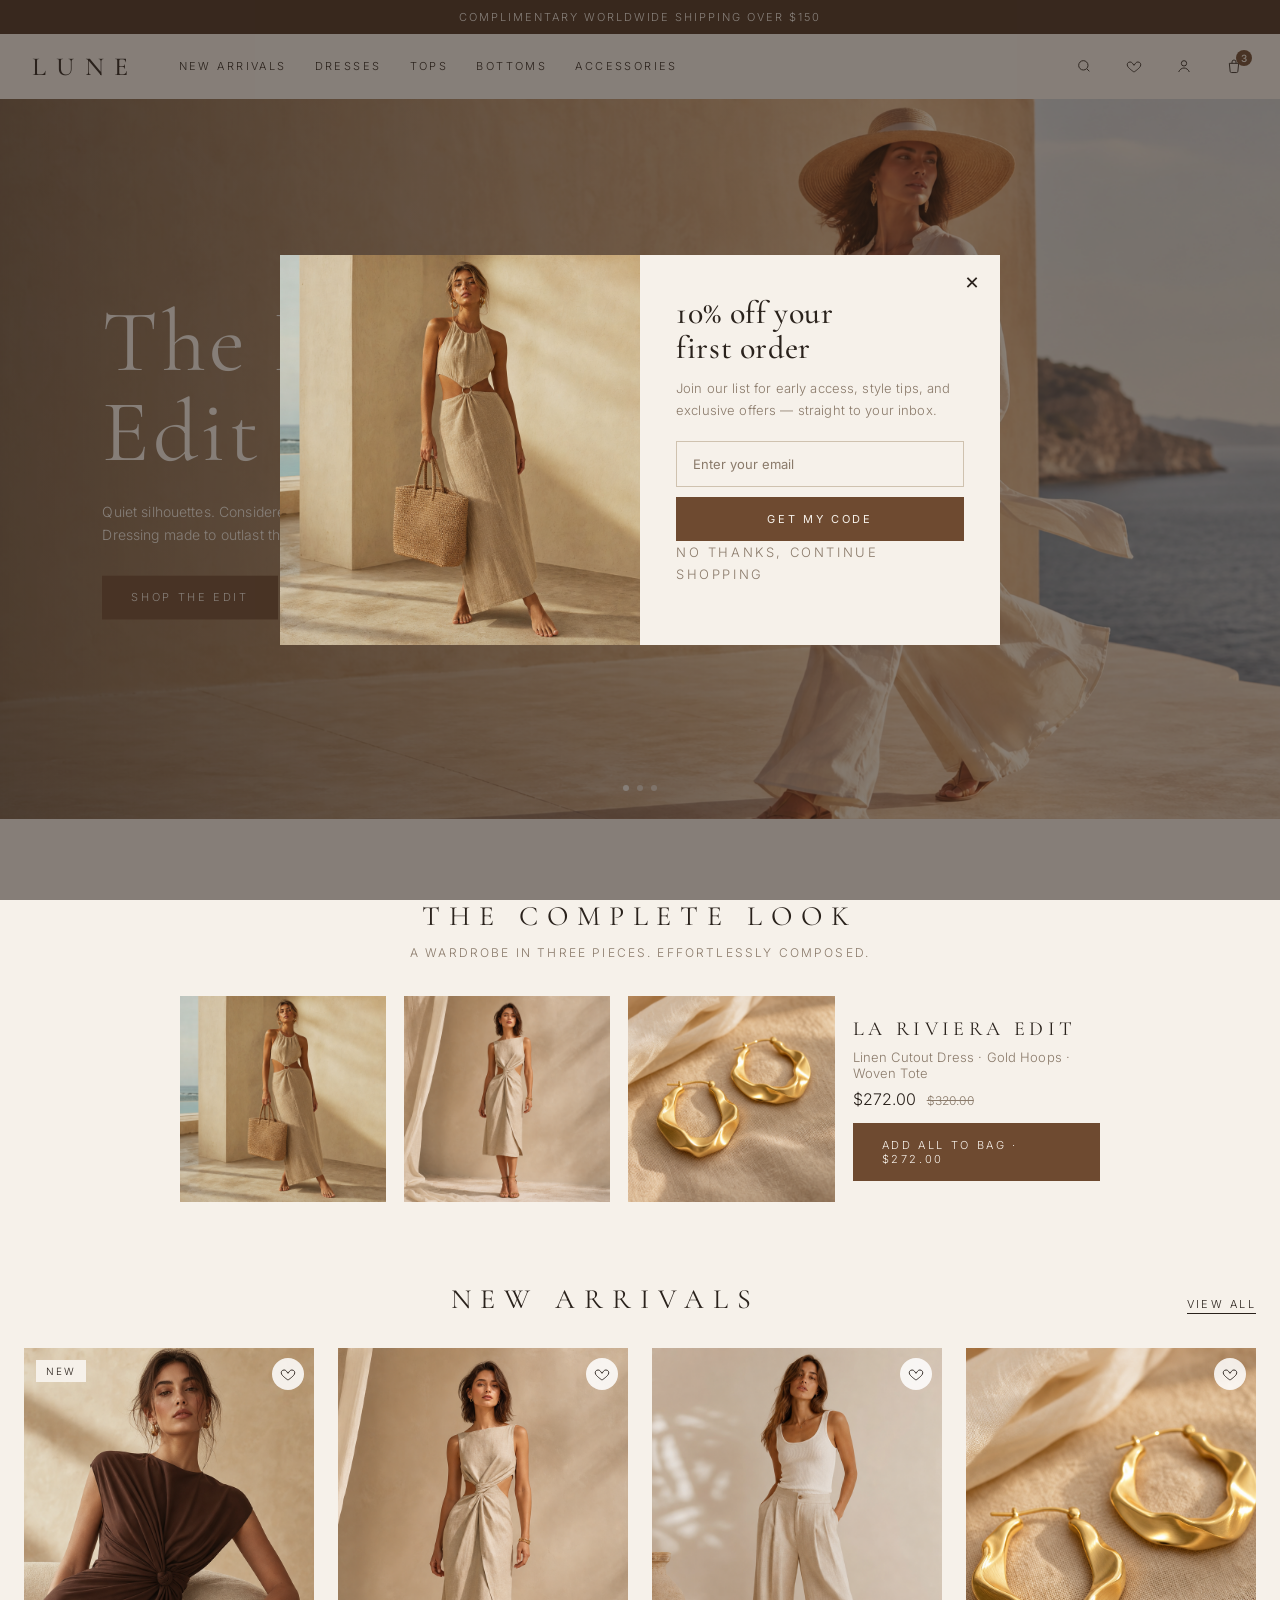
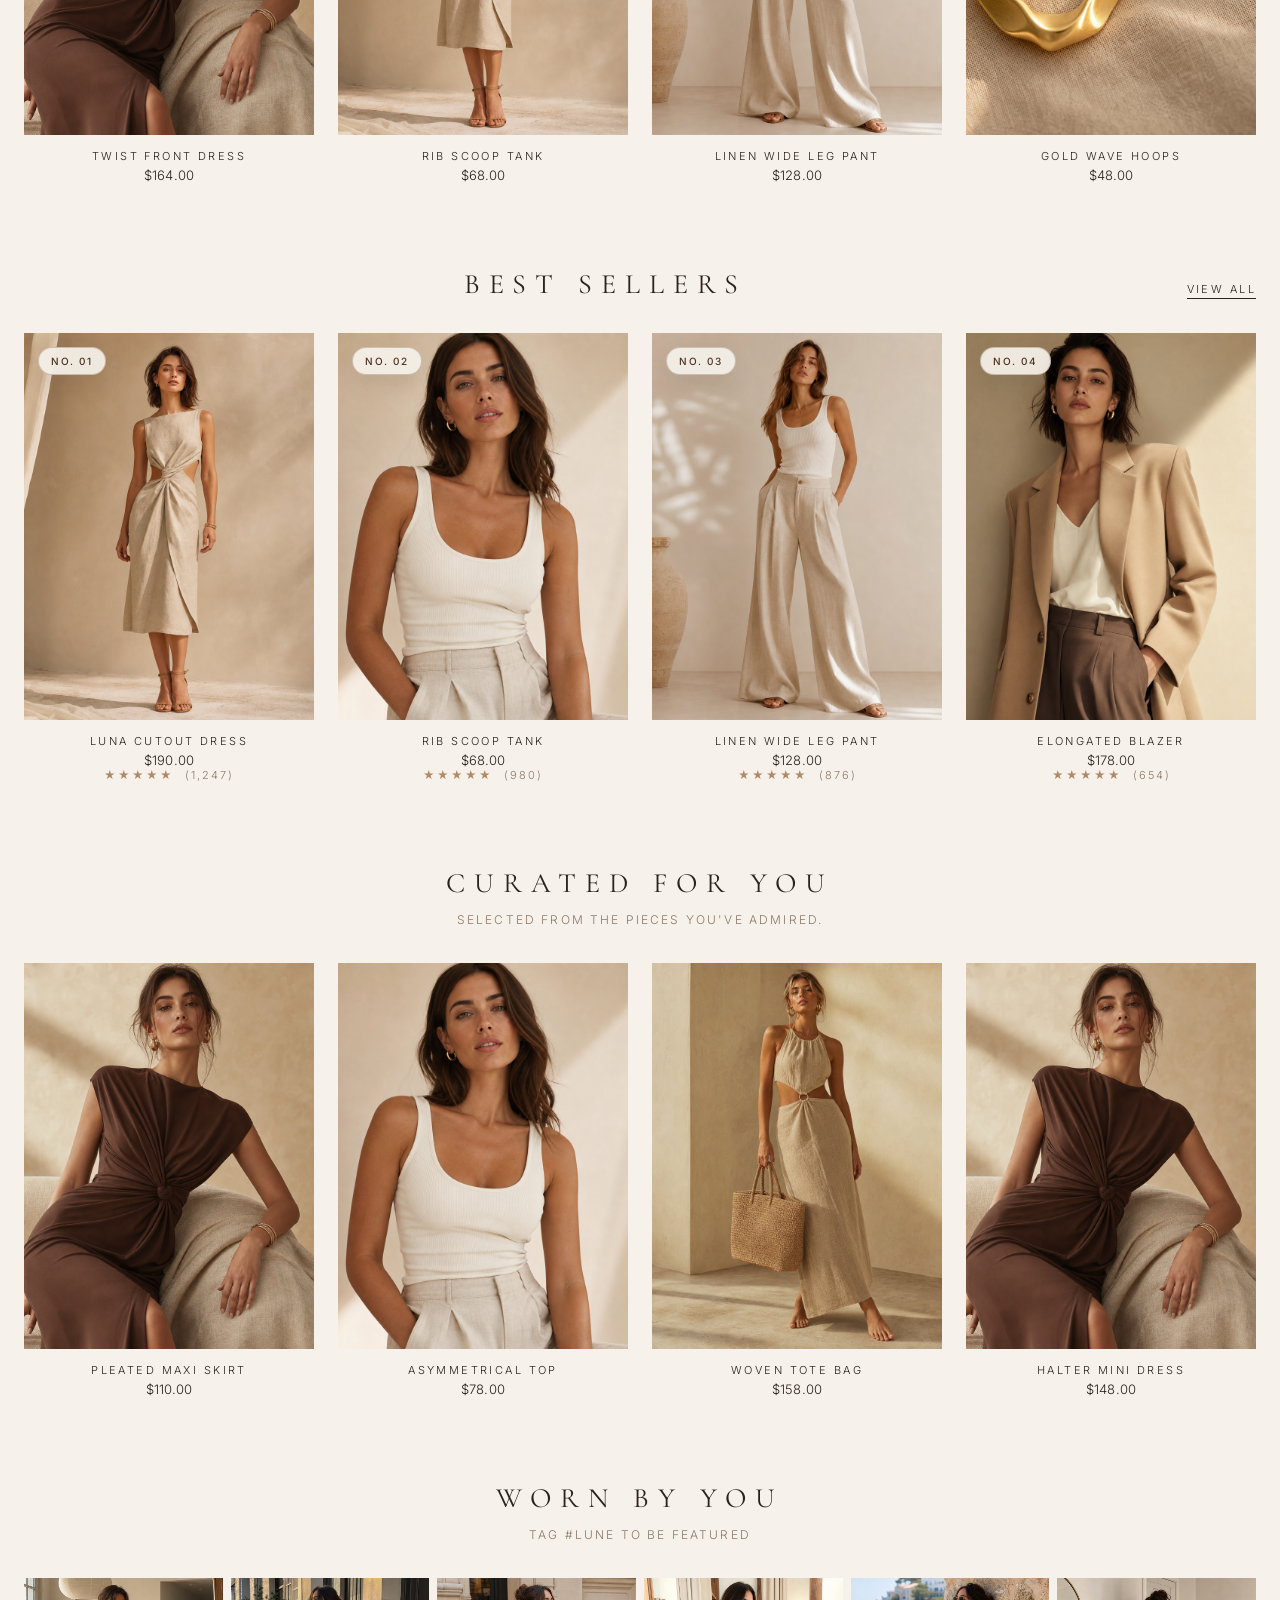
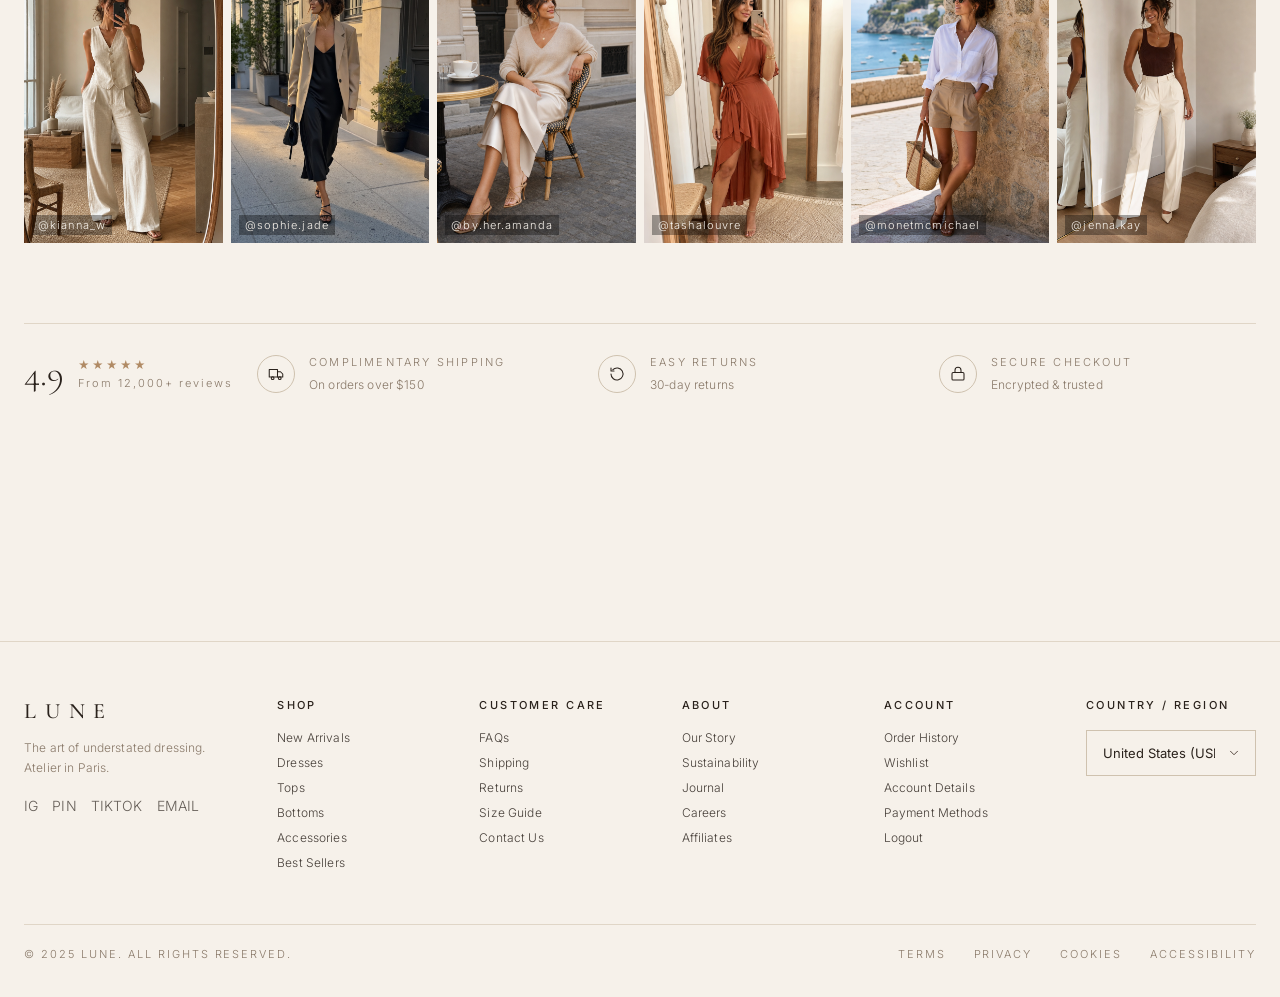
<file: index.html>
<!doctype html>
<html lang="en">
<head>
<meta charset="utf-8" />
<meta name="viewport" content="width=device-width,initial-scale=1" />
<title>LUNE — The art of understated dressing.</title>
<link rel="stylesheet" href="assets/styles.css" />
</head>
<body>

<div class="topbar">Complimentary worldwide shipping over $150</div>

<header class="header">
  <div class="header-inner">
    <nav class="nav-left">
      <a class="nav-link" href="dresses.html?cat=new" data-cat="new">New Arrivals</a>
      <a class="nav-link" href="dresses.html?cat=dresses" data-cat="dresses">Dresses</a>
      <a class="nav-link" href="dresses.html?cat=tops" data-cat="tops">Tops</a>
      <a class="nav-link" href="dresses.html?cat=bottoms" data-cat="bottoms">Bottoms</a>
      <a class="nav-link" href="dresses.html?cat=accessories" data-cat="accessories">Accessories</a>
    </nav>
    <a class="brand" href="index.html">LUNE</a>
    <div class="nav-right">
      <button class="icon-btn" aria-label="Search"><svg class="icon" viewBox="0 0 24 24"><circle cx="11" cy="11" r="7"/><path d="m20 20-3.5-3.5"/></svg></button>
      <a class="icon-btn" href="#" aria-label="Wishlist"><svg class="icon" viewBox="0 0 24 24"><path d="M12 21s-7-4.35-9.5-8.5C.9 9.6 2.4 6 6 6c2 0 3.4 1.1 4.2 2.6L12 11l1.8-2.4C14.6 7.1 16 6 18 6c3.6 0 5.1 3.6 3.5 6.5C19 16.65 12 21 12 21z"/></svg></a>
      <a class="icon-btn" href="#" aria-label="Account"><svg class="icon" viewBox="0 0 24 24"><circle cx="12" cy="8" r="4"/><path d="M4 21c1.5-4 5-6 8-6s6.5 2 8 6"/></svg></a>
      <a class="icon-btn" href="cart.html" aria-label="Bag">
        <svg class="icon" viewBox="0 0 24 24"><path d="M5 8h14l-1.2 12a2 2 0 0 1-2 1.8H8.2A2 2 0 0 1 6.2 20L5 8z"/><path d="M9 8V6a3 3 0 1 1 6 0v2"/></svg>
        <span class="badge">3</span>
      </a>
    </div>
  </div>
</header>

<!-- HERO -->
<section class="hero">
  <img class="bg" src="assets/img/banner-distinct-1.png" alt="" />
  <div class="copy">
    <h1>The Été<br/>Edit '25</h1>
    <p>Quiet silhouettes. Considered fabrics.<br/>Dressing made to outlast the season.</p>
    <div class="actions">
      <a class="btn" href="dresses.html?cat=new">Shop the Edit</a>
      <a class="btn btn-outline" href="dresses.html?cat=lookbook">Discover the Atelier</a>
    </div>
  </div>
  <div class="hero-dots"><i class="active"></i><i></i><i></i></div>
</section>

<!-- SHOP THE LOOK -->
<section class="section">
  <div class="container">
    <h2 class="section-title">The Complete Look</h2>
    <p class="section-sub">A wardrobe in three pieces. Effortlessly composed.</p>

    <div class="look-bundle">
      <div class="tile"><img src="assets/img/coastal-edit.png" alt="">
        <div class="plus">+</div>
      </div>
      <div class="tile"><img src="assets/img/luna-dress.png" alt="">
        <div class="plus">+</div>
      </div>
      <div class="tile"><img src="assets/img/gold-hoops.png" alt=""></div>
      <div class="info">
        <h4>La Riviera Edit</h4>
        <p>Linen Cutout Dress · Gold Hoops · Woven Tote</p>
        <div class="price">$272.00 <del>$320.00</del></div>
        <a class="btn" style="margin-top:14px" href="cart.html">Add all to bag · $272.00</a>
      </div>
    </div>
  </div>
</section>

<!-- NEW ARRIVALS -->
<section class="section" style="padding-top: 0;">
  <div class="container">
    <div class="section-head">
      <span></span>
      <h2 class="section-title" style="margin:0">New Arrivals</h2>
      <a class="view-all" href="dresses.html?cat=new">View all</a>
    </div>
    <div class="product-grid">
      <a class="product-card" href="product.html">
        <div class="img-wrap">
          <span class="badge-tag">New</span>
          <button class="heart-btn" aria-label="Wishlist"><svg class="icon" viewBox="0 0 24 24"><path d="M12 21s-7-4.35-9.5-8.5C.9 9.6 2.4 6 6 6c2 0 3.4 1.1 4.2 2.6L12 11l1.8-2.4C14.6 7.1 16 6 18 6c3.6 0 5.1 3.6 3.5 6.5C19 16.65 12 21 12 21z"/></svg></button>
          <img src="assets/img/twist-dress.png" alt="">
        </div>
        <div class="meta">
          <p class="name">Twist Front Dress</p>
          <div class="price">$164.00</div>
        </div>
      </a>
      <a class="product-card" href="product.html">
        <div class="img-wrap"><img src="assets/img/luna-dress.png" alt="">
          <button class="heart-btn"><svg class="icon" viewBox="0 0 24 24"><path d="M12 21s-7-4.35-9.5-8.5C.9 9.6 2.4 6 6 6c2 0 3.4 1.1 4.2 2.6L12 11l1.8-2.4C14.6 7.1 16 6 18 6c3.6 0 5.1 3.6 3.5 6.5C19 16.65 12 21 12 21z"/></svg></button>
        </div>
        <div class="meta"><p class="name">Rib Scoop Tank</p><div class="price">$68.00</div></div>
      </a>
      <a class="product-card" href="product.html">
        <div class="img-wrap"><img src="assets/img/linen-pants.png" alt="">
          <button class="heart-btn"><svg class="icon" viewBox="0 0 24 24"><path d="M12 21s-7-4.35-9.5-8.5C.9 9.6 2.4 6 6 6c2 0 3.4 1.1 4.2 2.6L12 11l1.8-2.4C14.6 7.1 16 6 18 6c3.6 0 5.1 3.6 3.5 6.5C19 16.65 12 21 12 21z"/></svg></button>
        </div>
        <div class="meta"><p class="name">Linen Wide Leg Pant</p><div class="price">$128.00</div></div>
      </a>
      <a class="product-card" href="product.html">
        <div class="img-wrap"><img src="assets/img/gold-hoops.png" alt="">
          <button class="heart-btn"><svg class="icon" viewBox="0 0 24 24"><path d="M12 21s-7-4.35-9.5-8.5C.9 9.6 2.4 6 6 6c2 0 3.4 1.1 4.2 2.6L12 11l1.8-2.4C14.6 7.1 16 6 18 6c3.6 0 5.1 3.6 3.5 6.5C19 16.65 12 21 12 21z"/></svg></button>
        </div>
        <div class="meta"><p class="name">Gold Wave Hoops</p><div class="price">$48.00</div></div>
      </a>
    </div>
  </div>
</section>

<!-- BEST SELLERS -->
<section class="section" style="padding-top: 0;">
  <div class="container">
    <div class="section-head">
      <span></span>
      <h2 class="section-title" style="margin:0">Best Sellers</h2>
      <a class="view-all" href="dresses.html?cat=best-sellers">View all</a>
    </div>
    <div class="product-grid">
      <a class="product-card best-seller-card" href="product.html">
        <div class="img-wrap"><span class="rank-tag">No. 01</span><img src="assets/img/luna-dress.png" alt=""></div>
        <div class="meta"><p class="name">Luna Cutout Dress</p><div class="price">$190.00</div>
          <div class="rating-stars">★★★★★ <span class="muted" style="margin-left:6px">(1,247)</span></div>
        </div>
      </a>
      <a class="product-card best-seller-card" href="product.html">
        <div class="img-wrap"><span class="rank-tag">No. 02</span><img src="assets/img/rib-tank.png" alt=""></div>
        <div class="meta"><p class="name">Rib Scoop Tank</p><div class="price">$68.00</div>
          <div class="rating-stars">★★★★★ <span class="muted" style="margin-left:6px">(980)</span></div>
        </div>
      </a>
      <a class="product-card best-seller-card" href="product.html">
        <div class="img-wrap"><span class="rank-tag">No. 03</span><img src="assets/img/linen-pants.png" alt=""></div>
        <div class="meta"><p class="name">Linen Wide Leg Pant</p><div class="price">$128.00</div>
          <div class="rating-stars">★★★★★ <span class="muted" style="margin-left:6px">(876)</span></div>
        </div>
      </a>
      <a class="product-card best-seller-card" href="product.html">
        <div class="img-wrap"><span class="rank-tag">No. 04</span><img src="assets/img/blazer.png" alt=""></div>
        <div class="meta"><p class="name">Elongated Blazer</p><div class="price">$178.00</div>
          <div class="rating-stars">★★★★★ <span class="muted" style="margin-left:6px">(654)</span></div>
        </div>
      </a>
    </div>
  </div>
</section>

<!-- AI STYLED -->
<section class="section" style="padding-top:0">
  <div class="container">
    <h2 class="section-title">Curated For You</h2>
    <p class="section-sub">Selected from the pieces you've admired.</p>
    <div class="product-grid">
      <a class="product-card" href="product.html">
        <div class="img-wrap"><img src="assets/img/twist-dress.png" alt=""></div>
        <div class="meta"><p class="name">Pleated Maxi Skirt</p><div class="price">$110.00</div></div>
      </a>
      <a class="product-card" href="product.html">
        <div class="img-wrap"><img src="assets/img/rib-tank.png" alt=""></div>
        <div class="meta"><p class="name">Asymmetrical Top</p><div class="price">$78.00</div></div>
      </a>
      <a class="product-card" href="product.html">
        <div class="img-wrap"><img src="assets/img/coastal-edit.png" alt=""></div>
        <div class="meta"><p class="name">Woven Tote Bag</p><div class="price">$158.00</div></div>
      </a>
      <a class="product-card" href="product.html">
        <div class="img-wrap"><img src="assets/img/twist-dress.png" alt=""></div>
        <div class="meta"><p class="name">Halter Mini Dress</p><div class="price">$148.00</div></div>
      </a>
    </div>
  </div>
</section>

<!-- UGC -->
<section class="section" style="padding-top:0">
  <div class="container">
    <h2 class="section-title">Worn By You</h2>
    <p class="section-sub">Tag #Lune to be featured</p>
    <div class="ugc-grid">
      <div class="tile"><img src="assets/img/ugc-1.png" alt=""><span class="handle">@kianna_w</span></div>
      <div class="tile"><img src="assets/img/ugc-2.png" alt=""><span class="handle">@sophie.jade</span></div>
      <div class="tile"><img src="assets/img/ugc-3.png" alt=""><span class="handle">@by.her.amanda</span></div>
      <div class="tile"><img src="assets/img/ugc-4.png" alt=""><span class="handle">@tashalouvre</span></div>
      <div class="tile"><img src="assets/img/ugc-5.png" alt=""><span class="handle">@monetmcmichael</span></div>
      <div class="tile"><img src="assets/img/ugc-6.png" alt=""><span class="handle">@jenna.kay</span></div>
    </div>
  </div>
</section>

<!-- TRUST + PRESS -->
<section class="container">
  <div class="trust-band">
    <div class="rating-block">
      <span class="num">4.9</span>
      <div>
        <div class="rating-stars">★★★★★</div>
        <div class="muted" style="font-size:11px;letter-spacing:.18em;margin-top:4px">From 12,000+ reviews</div>
      </div>
    </div>
    <div class="item"><span class="icon-circle"><svg viewBox="0 0 24 24" aria-hidden="true"><path d="M3 6h11v10H3z"/><path d="M14 9h4l3 3v4h-7"/><circle cx="7.5" cy="17.5" r="1.8"/><circle cx="17" cy="17.5" r="1.8"/></svg></span><div><div class="label">Complimentary Shipping</div><div class="sub">On orders over $150</div></div></div>
    <div class="item"><span class="icon-circle"><svg viewBox="0 0 24 24" aria-hidden="true"><path d="M4 12a8 8 0 1 0 2.5-5.8"/><path d="M4 4v4h4"/></svg></span><div><div class="label">Easy Returns</div><div class="sub">30-day returns</div></div></div>
    <div class="item"><span class="icon-circle"><svg viewBox="0 0 24 24" aria-hidden="true"><rect x="4" y="10" width="16" height="10" rx="1.5"/><path d="M8 10V7a4 4 0 0 1 8 0v3"/></svg></span><div><div class="label">Secure Checkout</div><div class="sub">Encrypted &amp; trusted</div></div></div>
  </div>
</section>

<section class="section" style="padding: 32px 0 64px;">
  <div class="container press-logos">
    <span>VOGUE</span><span>ELLE</span><span>BYRDIE</span><span>WHO WHAT WEAR</span>
  </div>
</section>

<!-- SUBSCRIBE BAND -->
<section class="subscribe-band">
  <div class="container">
    <div>
      <h3>10% off your first order</h3>
      <p>Join Lune for early access, atelier stories, and private offers.</p>
    </div>
    <form onsubmit="event.preventDefault();">
      <input type="email" placeholder="Enter your email" />
      <button type="submit">Subscribe</button>
    </form>
    <span style="font-size:11px; letter-spacing:.18em; text-transform:uppercase; color:var(--espresso-2);">No spam. Unsubscribe anytime.</span>
  </div>
</section>

<!-- FOOTER -->
<footer class="footer">
  <div class="container-wide">
    <div class="footer-grid">
      <div class="brand-tag">
        <span class="serif">LUNE</span>
        <p>The art of understated dressing.<br/>Atelier in Paris.</p>
        <div class="socials">
          <a href="#">IG</a><a href="#">PIN</a><a href="#">TIKTOK</a><a href="#">EMAIL</a>
        </div>
      </div>
      <div>
        <h4>Shop</h4>
        <ul><li>New Arrivals</li><li>Dresses</li><li>Tops</li><li>Bottoms</li><li>Accessories</li><li>Best Sellers</li></ul>
      </div>
      <div>
        <h4>Customer Care</h4>
        <ul><li>FAQs</li><li>Shipping</li><li>Returns</li><li>Size Guide</li><li>Contact Us</li></ul>
      </div>
      <div>
        <h4>About</h4>
        <ul><li>Our Story</li><li>Sustainability</li><li>Journal</li><li>Careers</li><li>Affiliates</li></ul>
      </div>
      <div>
        <h4>Account</h4>
        <ul><li>Order History</li><li>Wishlist</li><li>Account Details</li><li>Payment Methods</li><li>Logout</li></ul>
      </div>
      <div>
        <h4>Country / Region</h4>
        <select class="select"><option>United States (USD)</option><option>United Kingdom (GBP)</option><option>European Union (EUR)</option><option>Japan (JPY)</option></select>
      </div>
    </div>
    <div class="footer-bottom">
      <span>© 2025 Lune. All rights reserved.</span>
      <div class="links"><span>Terms</span><span>Privacy</span><span>Cookies</span><span>Accessibility</span></div>
    </div>
  </div>
</footer>

<script src="assets/script.js"></script>
</body>
</html>
</file>
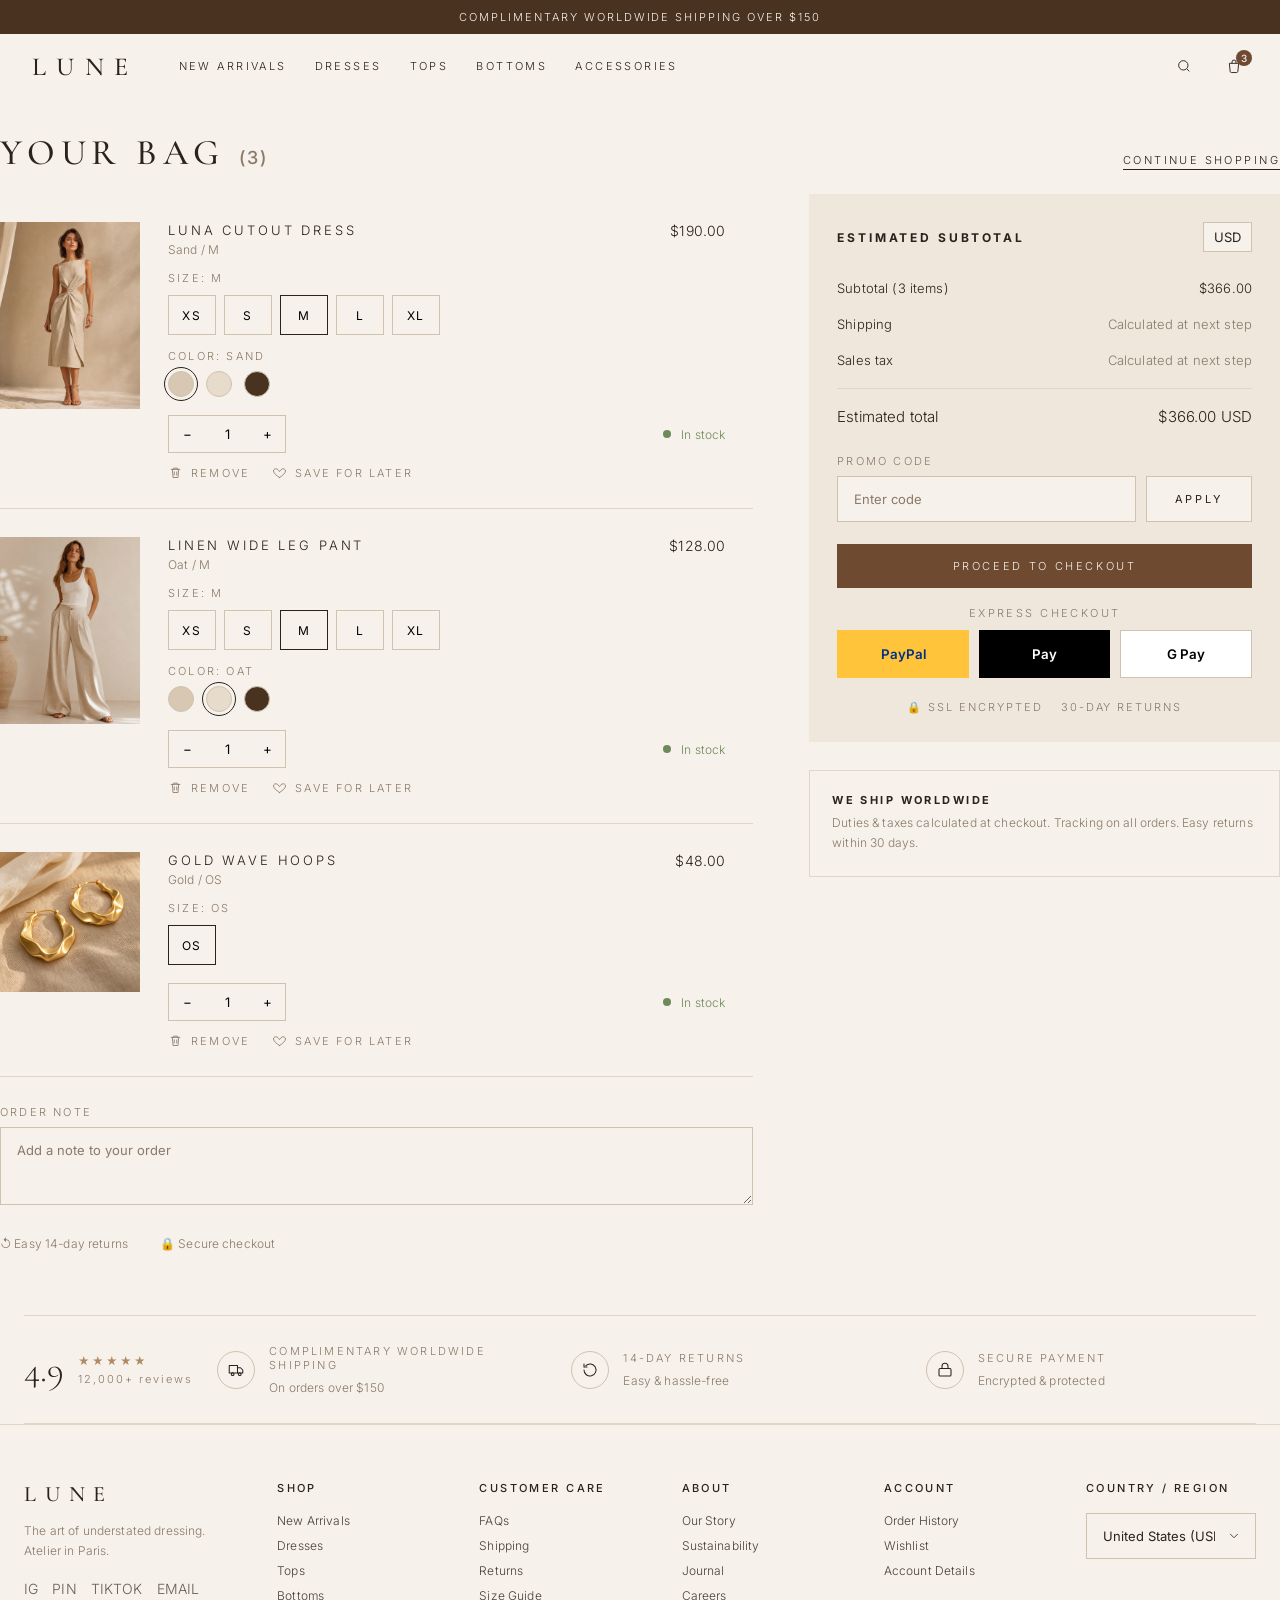
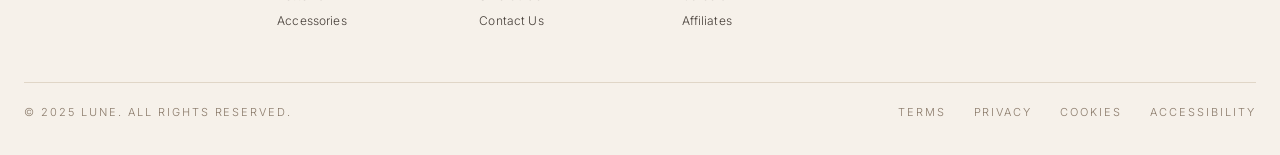
<file: cart.html>
<!doctype html>
<html lang="en">
<head>
<meta charset="utf-8" />
<meta name="viewport" content="width=device-width,initial-scale=1" />
<title>Your Bag — LUNE</title>
<link rel="stylesheet" href="assets/styles.css" />
</head>
<body>

<div class="topbar">Complimentary worldwide shipping over $150</div>

<header class="header">
  <div class="header-inner">
    <nav class="nav-left">
      <a class="nav-link" href="dresses.html?cat=new" data-cat="new">New Arrivals</a>
      <a class="nav-link" href="dresses.html?cat=dresses" data-cat="dresses">Dresses</a>
      <a class="nav-link" href="dresses.html?cat=tops" data-cat="tops">Tops</a>
      <a class="nav-link" href="dresses.html?cat=bottoms" data-cat="bottoms">Bottoms</a>
      <a class="nav-link" href="dresses.html?cat=accessories" data-cat="accessories">Accessories</a>
    </nav>
    <a class="brand" href="index.html">LUNE</a>
    <div class="nav-right">
      <button class="icon-btn" aria-label="Search"><svg class="icon" viewBox="0 0 24 24"><circle cx="11" cy="11" r="7"/><path d="m20 20-3.5-3.5"/></svg></button>
      <a class="icon-btn" href="cart.html"><svg class="icon" viewBox="0 0 24 24"><path d="M5 8h14l-1.2 12a2 2 0 0 1-2 1.8H8.2A2 2 0 0 1 6.2 20L5 8z"/><path d="M9 8V6a3 3 0 1 1 6 0v2"/></svg><span class="badge">3</span></a>
    </div>
  </div>
</header>

<section class="container" style="padding: 32px 0 64px;">
  <div class="cart-head">
    <h1 class="serif cart-title">Your Bag <span class="cart-count">(3)</span></h1>
    <a href="dresses.html?cat=new" class="continue-shopping">Continue shopping</a>
  </div>

  <div class="cart-grid">

    <div>
      <!-- Cart row 1 -->
      <div class="cart-row">
        <div class="pic"><img src="assets/img/luna-dress.png"></div>
        <div>
          <div style="display:flex; justify-content:space-between;">
            <div>
              <p class="name" style="font-size:13px; letter-spacing:.22em; text-transform:uppercase; margin:0 0 4px">Luna Cutout Dress</p>
              <p class="muted" style="font-size:12px; margin:0 0 14px;">Sand / M</p>
            </div>
            <div class="price">$190.00</div>
          </div>
          <span class="label">Size: M</span>
          <div class="size-grid"><button>XS</button><button>S</button><button class="active">M</button><button>L</button><button>XL</button></div>
          <span class="label" style="margin-top:14px;">Color: Sand</span>
          <div class="color-row"><span class="swatch lg sand active"></span><span class="swatch lg oat"></span><span class="swatch lg espresso"></span></div>

          <div style="display:flex; justify-content:space-between; align-items:center; margin-top:18px;">
            <div class="qty"><button>−</button><input value="1"/><button>+</button></div>
            <div class="stock-line" style="margin:0;"><span class="dot"></span> In stock</div>
          </div>
          <div class="cart-actions">
            <a><svg class="action-icon" viewBox="0 0 24 24"><path d="M5 7h14"/><path d="M9 7V5h6v2"/><path d="M7 7l1 13h8l1-13"/><path d="M10 11v5M14 11v5"/></svg> Remove</a><a><svg class="action-icon" viewBox="0 0 24 24"><path d="M12 20s-7-4.2-9-8.2C1.4 8.7 3.2 6 6.2 6c1.8 0 3.2 1 3.9 2.3L12 10.6l1.9-2.3C14.6 7 16 6 17.8 6c3 0 4.8 2.7 3.2 5.8C19 15.8 12 20 12 20z"/></svg> Save for later</a>
          </div>
        </div>
      </div>

      <!-- Cart row 2 -->
      <div class="cart-row">
        <div class="pic"><img src="assets/img/linen-pants.png"></div>
        <div>
          <div style="display:flex; justify-content:space-between;">
            <div>
              <p class="name" style="font-size:13px; letter-spacing:.22em; text-transform:uppercase; margin:0 0 4px">Linen Wide Leg Pant</p>
              <p class="muted" style="font-size:12px; margin:0 0 14px;">Oat / M</p>
            </div>
            <div class="price">$128.00</div>
          </div>
          <span class="label">Size: M</span>
          <div class="size-grid"><button>XS</button><button>S</button><button class="active">M</button><button>L</button><button>XL</button></div>
          <span class="label" style="margin-top:14px;">Color: Oat</span>
          <div class="color-row"><span class="swatch lg sand"></span><span class="swatch lg oat active"></span><span class="swatch lg espresso"></span></div>

          <div style="display:flex; justify-content:space-between; align-items:center; margin-top:18px;">
            <div class="qty"><button>−</button><input value="1"/><button>+</button></div>
            <div class="stock-line" style="margin:0;"><span class="dot"></span> In stock</div>
          </div>
          <div class="cart-actions">
            <a><svg class="action-icon" viewBox="0 0 24 24"><path d="M5 7h14"/><path d="M9 7V5h6v2"/><path d="M7 7l1 13h8l1-13"/><path d="M10 11v5M14 11v5"/></svg> Remove</a><a><svg class="action-icon" viewBox="0 0 24 24"><path d="M12 20s-7-4.2-9-8.2C1.4 8.7 3.2 6 6.2 6c1.8 0 3.2 1 3.9 2.3L12 10.6l1.9-2.3C14.6 7 16 6 17.8 6c3 0 4.8 2.7 3.2 5.8C19 15.8 12 20 12 20z"/></svg> Save for later</a>
          </div>
        </div>
      </div>

      <!-- Cart row 3 -->
      <div class="cart-row">
        <div class="pic" style="aspect-ratio:1/1;"><img src="assets/img/gold-hoops.png"></div>
        <div>
          <div style="display:flex; justify-content:space-between;">
            <div>
              <p class="name" style="font-size:13px; letter-spacing:.22em; text-transform:uppercase; margin:0 0 4px">Gold Wave Hoops</p>
              <p class="muted" style="font-size:12px; margin:0 0 14px;">Gold / OS</p>
            </div>
            <div class="price">$48.00</div>
          </div>
          <span class="label">Size: OS</span>
          <div class="size-grid"><button class="active">OS</button></div>

          <div style="display:flex; justify-content:space-between; align-items:center; margin-top:18px;">
            <div class="qty"><button>−</button><input value="1"/><button>+</button></div>
            <div class="stock-line" style="margin:0;"><span class="dot"></span> In stock</div>
          </div>
          <div class="cart-actions">
            <a><svg class="action-icon" viewBox="0 0 24 24"><path d="M5 7h14"/><path d="M9 7V5h6v2"/><path d="M7 7l1 13h8l1-13"/><path d="M10 11v5M14 11v5"/></svg> Remove</a><a><svg class="action-icon" viewBox="0 0 24 24"><path d="M12 20s-7-4.2-9-8.2C1.4 8.7 3.2 6 6.2 6c1.8 0 3.2 1 3.9 2.3L12 10.6l1.9-2.3C14.6 7 16 6 17.8 6c3 0 4.8 2.7 3.2 5.8C19 15.8 12 20 12 20z"/></svg> Save for later</a>
          </div>
        </div>
      </div>

      <!-- order note -->
      <div style="margin-top: 28px;">
        <span class="label">Order note</span>
        <textarea class="input" rows="3" placeholder="Add a note to your order"></textarea>
      </div>

      <div style="display:flex; gap:32px; margin-top:28px; font-size:12px; color:var(--muted);">
        <span>↺ Easy 14-day returns</span>
        <span>🔒 Secure checkout</span>
      </div>
    </div>

    <!-- Summary -->
    <aside>
      <div class="summary-card">
        <div style="display:flex; justify-content:space-between; align-items:center; margin-bottom:18px;">
          <h3 style="margin:0;">Estimated subtotal</h3>
          <select class="select" style="width:auto; padding:6px 10px; background:var(--ivory);">
            <option>USD</option><option>EUR</option><option>GBP</option><option>JPY</option>
          </select>
        </div>
        <div class="summary-row"><span>Subtotal (3 items)</span><span>$366.00</span></div>
        <div class="summary-row"><span>Shipping</span><span class="muted">Calculated at next step</span></div>
        <div class="summary-row"><span>Sales tax</span><span class="muted">Calculated at next step</span></div>
        <div class="summary-row total"><span>Estimated total</span><span>$366.00 USD</span></div>

        <div style="margin-top: 18px;">
          <span class="label">Promo code</span>
          <div style="display:flex; gap:10px;">
            <input class="input" placeholder="Enter code"/>
            <button class="btn btn-light" style="white-space:nowrap;">Apply</button>
          </div>
        </div>

        <a class="btn btn-block" href="checkout-shipping.html" style="margin-top: 22px;">Proceed to checkout</a>

        <p style="text-align:center; font-size:11px; letter-spacing:.22em; text-transform:uppercase; margin: 18px 0 10px; color:var(--muted)">Express checkout</p>
        <div class="express-pay">
          <button class="paypal">PayPal</button>
          <button class="applepay"> Pay</button>
          <button class="gpay">G Pay</button>
        </div>

        <div style="display:flex; gap:18px; justify-content:center; margin-top:22px; font-size:11px; letter-spacing:.18em; text-transform:uppercase; color:var(--muted);">
          <span>🔒 SSL Encrypted</span>
          <span>30-day returns</span>
        </div>
      </div>

      <div style="margin-top: 28px; padding: 22px; border:1px solid var(--line);">
        <h4 style="margin:0 0 6px; font-size:11px; letter-spacing:.22em; text-transform:uppercase;">We ship worldwide</h4>
        <p class="muted" style="font-size:12px; line-height:1.7; margin:0;">Duties &amp; taxes calculated at checkout. Tracking on all orders. Easy returns within 30 days.</p>
      </div>
    </aside>
  </div>
</section>

<!-- Trust band -->
<section class="container">
  <div class="trust-band" style="border-bottom: 1px solid var(--line);">
    <div class="rating-block"><span class="num">4.9</span><div><div class="rating-stars">★★★★★</div><div class="muted" style="font-size:11px;letter-spacing:.18em;margin-top:4px">12,000+ reviews</div></div></div>
    <div class="item"><span class="icon-circle"><svg viewBox="0 0 24 24" aria-hidden="true"><path d="M3 6h11v10H3z"/><path d="M14 9h4l3 3v4h-7"/><circle cx="7.5" cy="17.5" r="1.8"/><circle cx="17" cy="17.5" r="1.8"/></svg></span><div><div class="label">Complimentary worldwide shipping</div><div class="sub">On orders over $150</div></div></div>
    <div class="item"><span class="icon-circle"><svg viewBox="0 0 24 24" aria-hidden="true"><path d="M4 12a8 8 0 1 0 2.5-5.8"/><path d="M4 4v4h4"/></svg></span><div><div class="label">14-day returns</div><div class="sub">Easy &amp; hassle-free</div></div></div>
    <div class="item"><span class="icon-circle"><svg viewBox="0 0 24 24" aria-hidden="true"><rect x="4" y="10" width="16" height="10" rx="1.5"/><path d="M8 10V7a4 4 0 0 1 8 0v3"/></svg></span><div><div class="label">Secure payment</div><div class="sub">Encrypted &amp; protected</div></div></div>
  </div>
</section>

<footer class="footer">
  <div class="container-wide">
    <div class="footer-grid">
      <div class="brand-tag"><span class="serif">LUNE</span><p>The art of understated dressing.<br/>Atelier in Paris.</p>
        <div class="socials"><a>IG</a><a>PIN</a><a>TIKTOK</a><a>EMAIL</a></div></div>
      <div><h4>Shop</h4><ul><li>New Arrivals</li><li>Dresses</li><li>Tops</li><li>Bottoms</li><li>Accessories</li></ul></div>
      <div><h4>Customer Care</h4><ul><li>FAQs</li><li>Shipping</li><li>Returns</li><li>Size Guide</li><li>Contact Us</li></ul></div>
      <div><h4>About</h4><ul><li>Our Story</li><li>Sustainability</li><li>Journal</li><li>Careers</li><li>Affiliates</li></ul></div>
      <div><h4>Account</h4><ul><li>Order History</li><li>Wishlist</li><li>Account Details</li></ul></div>
      <div><h4>Country / Region</h4><select class="select"><option>United States (USD)</option></select></div>
    </div>
    <div class="footer-bottom"><span>© 2025 Lune. All rights reserved.</span><div class="links"><span>Terms</span><span>Privacy</span><span>Cookies</span><span>Accessibility</span></div></div>
  </div>
</footer>

<script src="assets/script.js"></script>
</body>
</html>
</file>
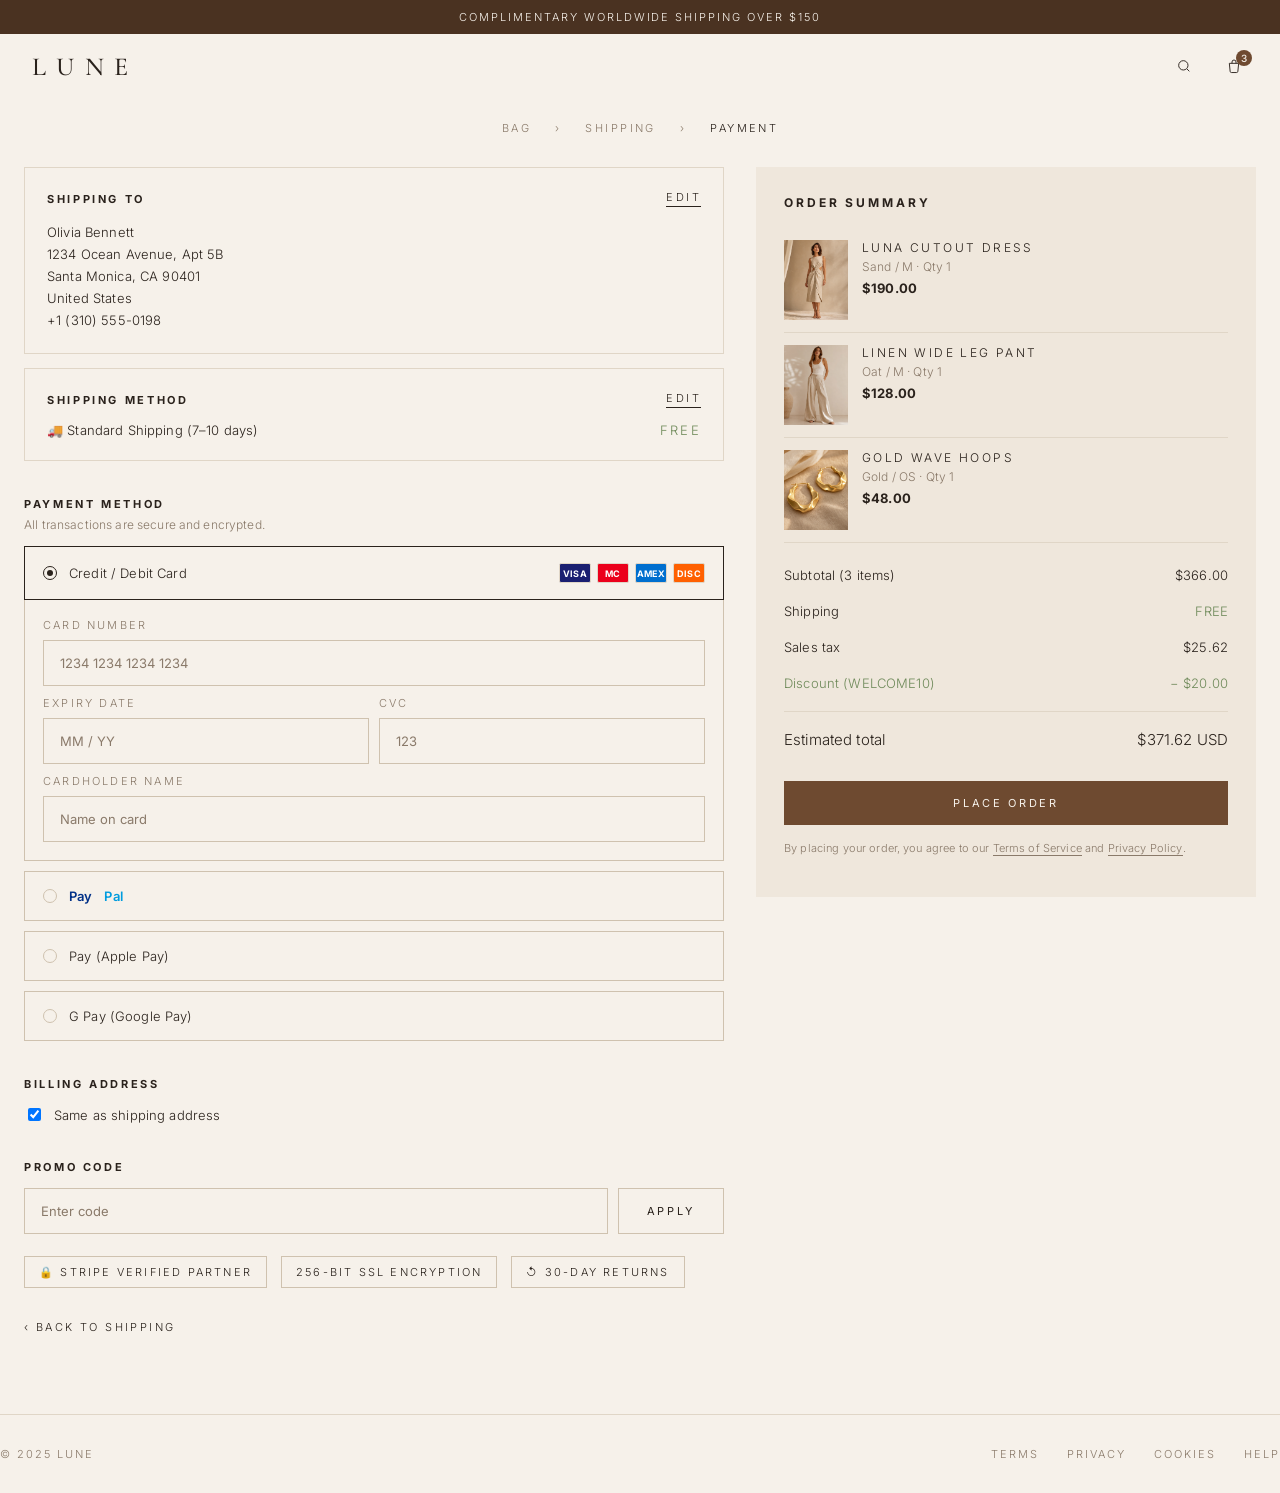
<file: checkout-payment.html>
<!doctype html>
<html lang="en">
<head>
<meta charset="utf-8" />
<meta name="viewport" content="width=device-width,initial-scale=1" />
<title>Checkout — Payment | LUNE</title>
<link rel="stylesheet" href="assets/styles.css" />
</head>
<body>

<div class="topbar">Complimentary worldwide shipping over $150</div>

<header class="header">
  <div class="header-inner">
    <button class="icon-btn" aria-label="Menu"><svg class="icon" viewBox="0 0 24 24"><path d="M4 7h16M4 12h16M4 17h16"/></svg></button>
    <a class="brand" href="index.html">LUNE</a>
    <div class="nav-right">
      <button class="icon-btn" aria-label="Search"><svg class="icon" viewBox="0 0 24 24"><circle cx="11" cy="11" r="7"/><path d="m20 20-3.5-3.5"/></svg></button>
      <a class="icon-btn" href="cart.html"><svg class="icon" viewBox="0 0 24 24"><path d="M5 8h14l-1.2 12a2 2 0 0 1-2 1.8H8.2A2 2 0 0 1 6.2 20L5 8z"/><path d="M9 8V6a3 3 0 1 1 6 0v2"/></svg><span class="badge">3</span></a>
    </div>
  </div>
</header>

<div class="container">
  <div class="steps">
    <span><a href="cart.html">Bag</a></span><span>›</span>
    <span><a href="checkout-shipping.html">Shipping</a></span><span>›</span>
    <span class="active">Payment</span>
  </div>
</div>

<section class="container">
  <div class="checkout">
    <div>
      <!-- Shipping summary -->
      <div style="border:1px solid var(--line); padding:22px;">
        <div style="display:flex; justify-content:space-between; align-items:center; margin-bottom:14px;">
          <h3 style="font-size:11px;letter-spacing:.24em; text-transform:uppercase; margin:0;">Shipping to</h3>
          <a href="checkout-shipping.html" style="font-size:11px;letter-spacing:.22em; text-transform:uppercase; border-bottom:1px solid var(--ink); padding-bottom:2px;">Edit</a>
        </div>
        <p style="margin:0; font-size:13px; line-height:1.7;">
          Olivia Bennett<br/>
          1234 Ocean Avenue, Apt 5B<br/>
          Santa Monica, CA 90401<br/>
          United States<br/>
          +1 (310) 555-0198
        </p>
      </div>

      <!-- Shipping method -->
      <div style="border:1px solid var(--line); padding:22px; margin-top:14px;">
        <div style="display:flex; justify-content:space-between; align-items:center; margin-bottom:14px;">
          <h3 style="font-size:11px;letter-spacing:.24em; text-transform:uppercase; margin:0;">Shipping method</h3>
          <a href="checkout-shipping.html" style="font-size:11px;letter-spacing:.22em; text-transform:uppercase; border-bottom:1px solid var(--ink); padding-bottom:2px;">Edit</a>
        </div>
        <div style="display:flex; justify-content:space-between; font-size:13px;">
          <span>🚚 Standard Shipping (7–10 days)</span>
          <span style="color:var(--green); letter-spacing:.18em; text-transform:uppercase;">Free</span>
        </div>
      </div>

      <!-- Payment method -->
      <h3 style="font-size:11px;letter-spacing:.24em; text-transform:uppercase; margin:36px 0 6px;">Payment method</h3>
      <p class="muted" style="font-size:12px; margin:0 0 14px;">All transactions are secure and encrypted.</p>

      <div data-radio-group>
        <div class="radio-block active" data-method="card">
          <div class="left"><span class="radio-dot"></span> Credit / Debit Card</div>
          <div class="pay-icons">
            <span class="pi" style="background:#1A1F71;color:#fff;">VISA</span>
            <span class="pi" style="background:#EB001B;color:#fff;">MC</span>
            <span class="pi" style="background:#006FCF;color:#fff;">AMEX</span>
            <span class="pi" style="background:#FF6000;color:#fff;">DISC</span>
          </div>
        </div>
        <div class="card-form" style="border:1px solid var(--line-2); border-top:none; padding:18px; background:var(--ivory); margin-top:-10px; margin-bottom:10px;">
          <span class="label">Card number</span>
          <input class="input" placeholder="1234 1234 1234 1234"/>
          <div style="display:grid; grid-template-columns:1fr 1fr; gap:10px; margin-top:10px;">
            <div><span class="label">Expiry date</span><input class="input" placeholder="MM / YY"/></div>
            <div><span class="label">CVC</span><input class="input" placeholder="123"/></div>
          </div>
          <div style="margin-top:10px;"><span class="label">Cardholder name</span><input class="input" placeholder="Name on card"/></div>
        </div>

        <div class="radio-block" data-method="paypal">
          <div class="left"><span class="radio-dot"></span> <span style="font-weight:600; color:#003087;">Pay</span><span style="color:#009cde; font-weight:600;">Pal</span></div>
        </div>
        <div class="radio-block" data-method="apple-pay">
          <div class="left"><span class="radio-dot"></span>  Pay (Apple Pay)</div>
        </div>
        <div class="radio-block" data-method="google-pay">
          <div class="left"><span class="radio-dot"></span> G Pay (Google Pay)</div>
        </div>
      </div>

      <!-- Billing -->
      <h3 style="font-size:11px;letter-spacing:.24em; text-transform:uppercase; margin:36px 0 14px;">Billing address</h3>
      <label style="display:flex; gap:10px; align-items:center; font-size:13px;">
        <input type="checkbox" checked> Same as shipping address
      </label>

      <!-- Promo -->
      <h3 style="font-size:11px;letter-spacing:.24em; text-transform:uppercase; margin:36px 0 14px;">Promo code</h3>
      <div style="display:flex; gap:10px;">
        <input class="input" placeholder="Enter code"/>
        <button class="btn btn-light" style="white-space:nowrap;">Apply</button>
      </div>

      <div style="display:flex; gap:14px; margin-top: 22px; align-items:center;">
        <span class="chip">🔒 Stripe Verified Partner</span>
        <span class="chip">256-bit SSL Encryption</span>
        <span class="chip">↺ 30-day Returns</span>
      </div>

      <div style="display:flex; justify-content:space-between; align-items:center; margin-top:32px;">
        <a href="checkout-shipping.html" style="font-size:11px;letter-spacing:.22em;text-transform:uppercase;">‹ Back to shipping</a>
      </div>
    </div>

    <!-- Order summary -->
    <aside>
      <div class="summary-card" style="position:sticky; top:88px;">
        <h3>Order summary</h3>
        <div style="display:flex; gap:14px; padding:12px 0; border-bottom:1px solid var(--line);">
          <div class="pic" style="width:64px; height:80px; overflow:hidden; background:var(--sand);">
            <img src="assets/img/luna-dress.png" style="width:100%;height:100%;object-fit:cover;">
          </div>
          <div style="flex:1;">
            <p style="font-size:12px; letter-spacing:.2em; text-transform:uppercase; margin:0 0 4px;">Luna Cutout Dress</p>
            <p class="muted" style="font-size:12px; margin:0 0 6px;">Sand / M · Qty 1</p>
            <p style="font-size:13px; margin:0;"><b>$190.00</b></p>
          </div>
        </div>
        <div style="display:flex; gap:14px; padding:12px 0; border-bottom:1px solid var(--line);">
          <div class="pic" style="width:64px; height:80px; overflow:hidden; background:var(--sand);">
            <img src="assets/img/linen-pants.png" style="width:100%;height:100%;object-fit:cover;">
          </div>
          <div style="flex:1;">
            <p style="font-size:12px; letter-spacing:.2em; text-transform:uppercase; margin:0 0 4px;">Linen Wide Leg Pant</p>
            <p class="muted" style="font-size:12px; margin:0 0 6px;">Oat / M · Qty 1</p>
            <p style="font-size:13px; margin:0;"><b>$128.00</b></p>
          </div>
        </div>
        <div style="display:flex; gap:14px; padding:12px 0; border-bottom:1px solid var(--line);">
          <div class="pic" style="width:64px; height:80px; overflow:hidden; background:var(--sand);">
            <img src="assets/img/gold-hoops.png" style="width:100%;height:100%;object-fit:cover;">
          </div>
          <div style="flex:1;">
            <p style="font-size:12px; letter-spacing:.2em; text-transform:uppercase; margin:0 0 4px;">Gold Wave Hoops</p>
            <p class="muted" style="font-size:12px; margin:0 0 6px;">Gold / OS · Qty 1</p>
            <p style="font-size:13px; margin:0;"><b>$48.00</b></p>
          </div>
        </div>

        <div class="summary-row" style="margin-top:14px;"><span>Subtotal (3 items)</span><span>$366.00</span></div>
        <div class="summary-row"><span>Shipping</span><span style="color:var(--green)">FREE</span></div>
        <div class="summary-row"><span>Sales tax</span><span>$25.62</span></div>
        <div class="summary-row" style="color:var(--green)"><span>Discount (WELCOME10)</span><span>− $20.00</span></div>
        <div class="summary-row total"><span>Estimated total</span><span>$371.62 USD</span></div>

        <button class="btn btn-block" style="margin-top: 22px;">Place order</button>

        <p class="muted" style="font-size:11px; line-height:1.7; margin-top:14px;">
          By placing your order, you agree to our <a style="border-bottom:1px solid var(--muted)">Terms of Service</a> and <a style="border-bottom:1px solid var(--muted)">Privacy Policy</a>.
        </p>
      </div>
    </aside>
  </div>
</section>

<footer class="footer" style="padding:32px 0;">
  <div class="container-wide footer-bottom" style="border:none; margin:0; padding:0;">
    <span>© 2025 Lune</span>
    <div class="links"><span>Terms</span><span>Privacy</span><span>Cookies</span><span>Help</span></div>
  </div>
</footer>

<script src="assets/script.js"></script>
</body>
</html>
</file>
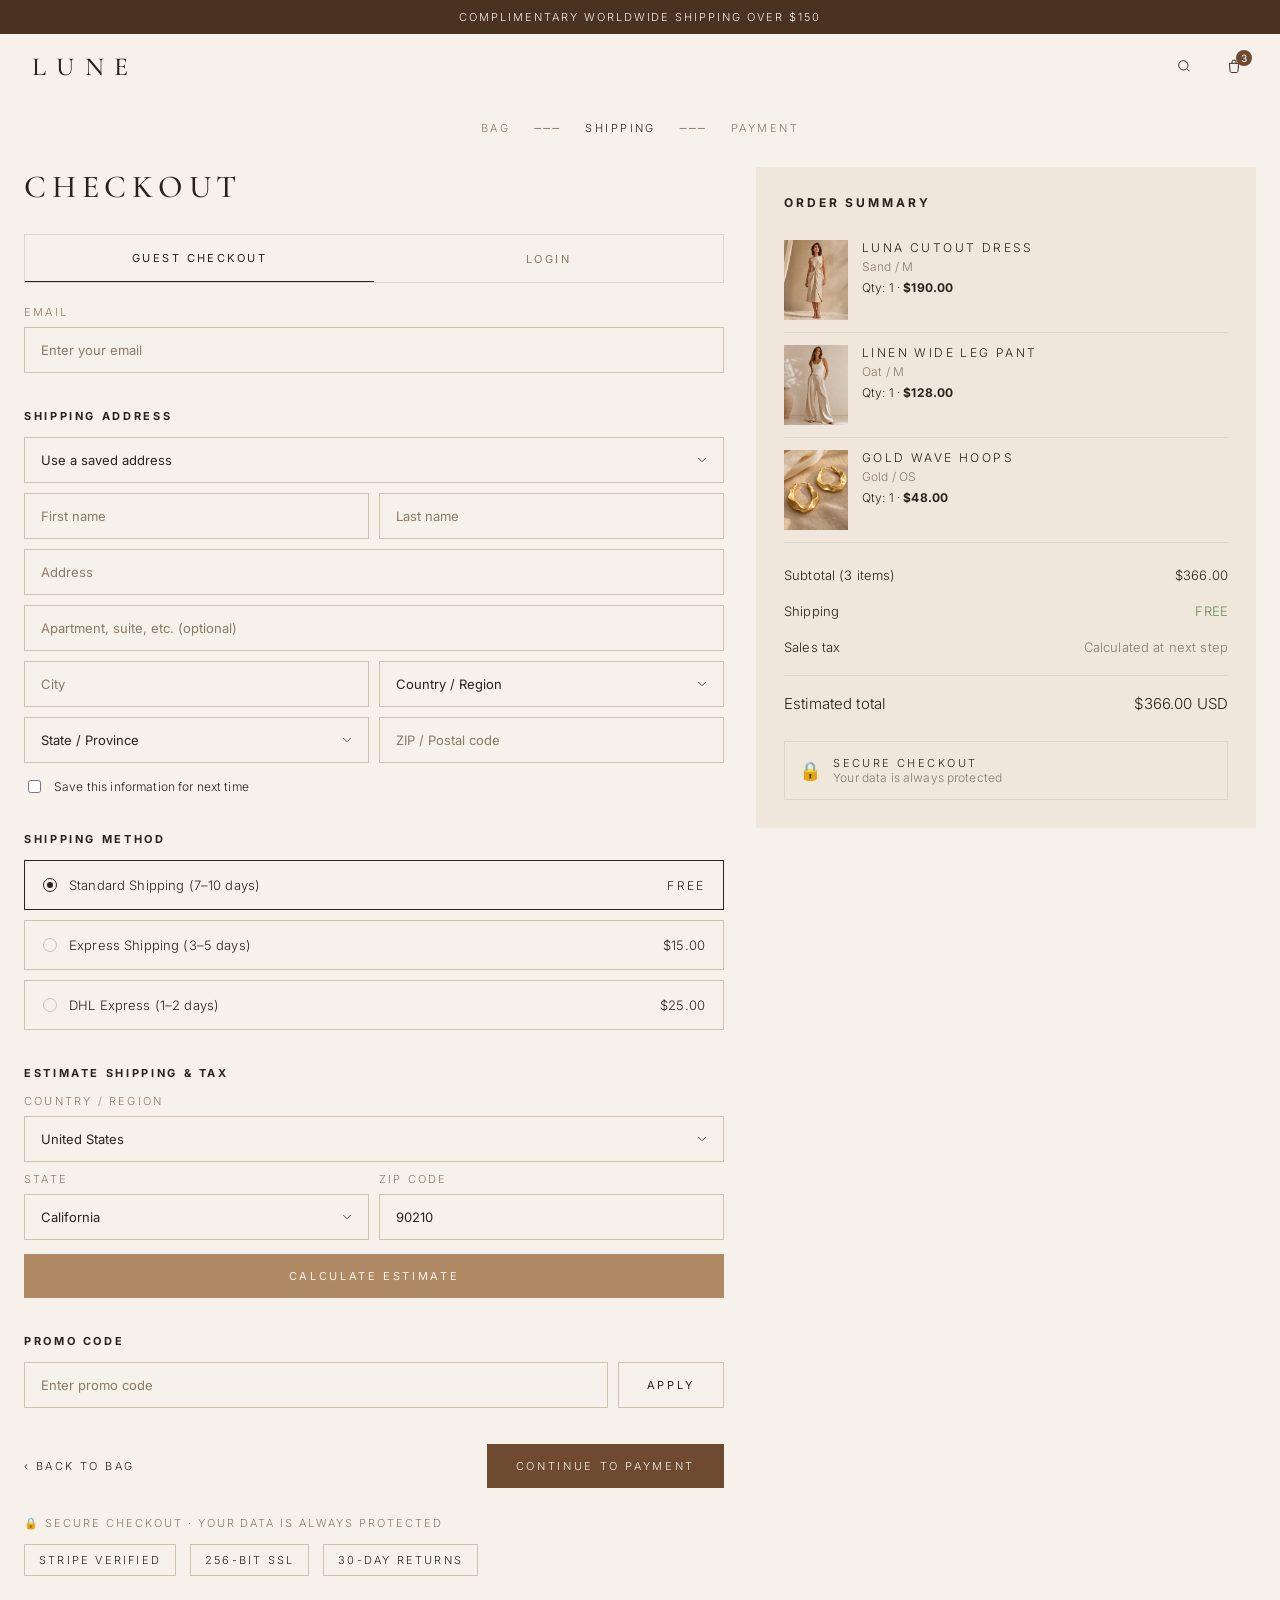
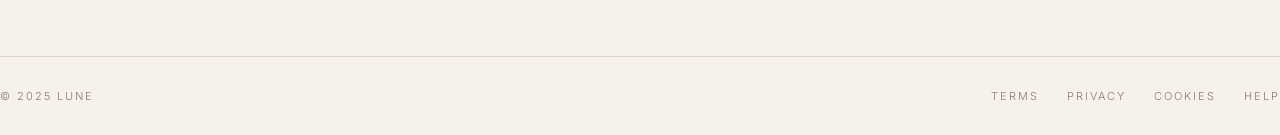
<file: checkout-shipping.html>
<!doctype html>
<html lang="en">
<head>
<meta charset="utf-8" />
<meta name="viewport" content="width=device-width,initial-scale=1" />
<title>Checkout — Shipping | LUNE</title>
<link rel="stylesheet" href="assets/styles.css" />
</head>
<body>

<div class="topbar">Complimentary worldwide shipping over $150</div>

<header class="header">
  <div class="header-inner">
    <button class="icon-btn" aria-label="Menu"><svg class="icon" viewBox="0 0 24 24"><path d="M4 7h16M4 12h16M4 17h16"/></svg></button>
    <a class="brand" href="index.html">LUNE</a>
    <div class="nav-right">
      <button class="icon-btn" aria-label="Search"><svg class="icon" viewBox="0 0 24 24"><circle cx="11" cy="11" r="7"/><path d="m20 20-3.5-3.5"/></svg></button>
      <a class="icon-btn" href="cart.html"><svg class="icon" viewBox="0 0 24 24"><path d="M5 8h14l-1.2 12a2 2 0 0 1-2 1.8H8.2A2 2 0 0 1 6.2 20L5 8z"/><path d="M9 8V6a3 3 0 1 1 6 0v2"/></svg><span class="badge">3</span></a>
    </div>
  </div>
</header>

<div class="container">
  <div class="steps">
    <span><a href="cart.html">Bag</a></span>
    <span>───</span>
    <span class="active">Shipping</span>
    <span>───</span>
    <span>Payment</span>
  </div>
</div>

<section class="container">
  <div class="checkout">
    <div>
      <h1 class="serif" style="font-size:32px; letter-spacing:.18em; text-transform:uppercase; margin:0 0 28px;">Checkout</h1>

      <div class="gl-tabs">
        <button class="active">Guest checkout</button>
        <button>Login</button>
      </div>

      <span class="label">Email</span>
      <input class="input" type="email" placeholder="Enter your email" />

      <h3 style="font-size:11px;letter-spacing:.24em; text-transform:uppercase; margin:36px 0 14px;">Shipping address</h3>
      <select class="select" style="margin-bottom:10px;"><option>Use a saved address</option></select>
      <div style="display:grid; grid-template-columns:1fr 1fr; gap:10px;">
        <input class="input" placeholder="First name"/>
        <input class="input" placeholder="Last name"/>
      </div>
      <input class="input" style="margin-top:10px;" placeholder="Address"/>
      <input class="input" style="margin-top:10px;" placeholder="Apartment, suite, etc. (optional)"/>
      <div style="display:grid; grid-template-columns:1fr 1fr; gap:10px; margin-top:10px;">
        <input class="input" placeholder="City"/>
        <select class="select"><option>Country / Region</option><option>United States</option><option>United Kingdom</option><option>Japan</option></select>
      </div>
      <div style="display:grid; grid-template-columns:1fr 1fr; gap:10px; margin-top:10px;">
        <select class="select"><option>State / Province</option><option>California</option></select>
        <input class="input" placeholder="ZIP / Postal code"/>
      </div>
      <label style="display:flex; gap:10px; align-items:center; margin-top:14px; font-size:12px;"><input type="checkbox"> Save this information for next time</label>

      <h3 style="font-size:11px;letter-spacing:.24em; text-transform:uppercase; margin:36px 0 14px;">Shipping method</h3>
      <div data-radio-group>
        <div class="radio-block active" data-shipping="0">
          <div class="left"><span class="radio-dot"></span> Standard Shipping (7–10 days)</div>
          <span style="font-size:12px;letter-spacing:.18em;text-transform:uppercase;">Free</span>
        </div>
        <div class="radio-block" data-shipping="15">
          <div class="left"><span class="radio-dot"></span> Express Shipping (3–5 days)</div>
          <span>$15.00</span>
        </div>
        <div class="radio-block" data-shipping="25">
          <div class="left"><span class="radio-dot"></span> DHL Express (1–2 days)</div>
          <span>$25.00</span>
        </div>
      </div>

      <h3 style="font-size:11px;letter-spacing:.24em; text-transform:uppercase; margin:36px 0 14px;">Estimate shipping &amp; tax</h3>
      <span class="label">Country / Region</span>
      <select class="select"><option>United States</option></select>
      <div style="display:grid; grid-template-columns:1fr 1fr; gap:10px; margin-top:10px;">
        <div><span class="label">State</span><select class="select"><option>California</option></select></div>
        <div><span class="label">ZIP code</span><input class="input" value="90210"/></div>
      </div>
      <button class="btn btn-block" style="margin-top:14px; background:var(--cocoa)">Calculate estimate</button>

      <h3 style="font-size:11px;letter-spacing:.24em; text-transform:uppercase; margin:36px 0 14px;">Promo code</h3>
      <div style="display:flex; gap:10px;">
        <input class="input" placeholder="Enter promo code"/>
        <button class="btn btn-light" style="white-space:nowrap;">Apply</button>
      </div>

      <div style="display:flex; justify-content:space-between; align-items:center; margin-top:36px;">
        <a href="cart.html" style="font-size:11px;letter-spacing:.22em;text-transform:uppercase;">‹ Back to bag</a>
        <a class="btn" href="checkout-payment.html">Continue to payment</a>
      </div>

      <div style="display:flex; gap:18px; margin-top: 28px; font-size:11px; letter-spacing:.18em; text-transform:uppercase; color:var(--muted);">
        <span>🔒 Secure checkout · Your data is always protected</span>
      </div>
      <div style="display:flex; gap:14px; margin-top: 14px; align-items:center;">
        <span class="chip">Stripe Verified</span>
        <span class="chip">256-bit SSL</span>
        <span class="chip">30-day returns</span>
      </div>
    </div>

    <!-- Order summary -->
    <aside>
      <div class="summary-card" style="position:sticky; top:88px;">
        <h3>Order summary</h3>

        <div style="display:flex; gap:14px; padding:12px 0; border-bottom:1px solid var(--line);">
          <div class="pic" style="width:64px; height:80px; overflow:hidden; background:var(--sand);">
            <img src="assets/img/luna-dress.png" style="width:100%;height:100%;object-fit:cover;">
          </div>
          <div style="flex:1;">
            <p style="font-size:12px; letter-spacing:.2em; text-transform:uppercase; margin:0 0 4px;">Luna Cutout Dress</p>
            <p class="muted" style="font-size:12px; margin:0 0 6px;">Sand / M</p>
            <p style="font-size:12px; margin:0;">Qty: 1 · <b>$190.00</b></p>
          </div>
        </div>
        <div style="display:flex; gap:14px; padding:12px 0; border-bottom:1px solid var(--line);">
          <div class="pic" style="width:64px; height:80px; overflow:hidden; background:var(--sand);">
            <img src="assets/img/linen-pants.png" style="width:100%;height:100%;object-fit:cover;">
          </div>
          <div style="flex:1;">
            <p style="font-size:12px; letter-spacing:.2em; text-transform:uppercase; margin:0 0 4px;">Linen Wide Leg Pant</p>
            <p class="muted" style="font-size:12px; margin:0 0 6px;">Oat / M</p>
            <p style="font-size:12px; margin:0;">Qty: 1 · <b>$128.00</b></p>
          </div>
        </div>
        <div style="display:flex; gap:14px; padding:12px 0; border-bottom:1px solid var(--line);">
          <div class="pic" style="width:64px; height:80px; overflow:hidden; background:var(--sand);">
            <img src="assets/img/gold-hoops.png" style="width:100%;height:100%;object-fit:cover;">
          </div>
          <div style="flex:1;">
            <p style="font-size:12px; letter-spacing:.2em; text-transform:uppercase; margin:0 0 4px;">Gold Wave Hoops</p>
            <p class="muted" style="font-size:12px; margin:0 0 6px;">Gold / OS</p>
            <p style="font-size:12px; margin:0;">Qty: 1 · <b>$48.00</b></p>
          </div>
        </div>

        <div class="summary-row" style="margin-top:14px;"><span>Subtotal (3 items)</span><span>$366.00</span></div>
        <div class="summary-row"><span>Shipping</span><span style="color:var(--green)">FREE</span></div>
        <div class="summary-row"><span>Sales tax</span><span class="muted">Calculated at next step</span></div>
        <div class="summary-row total"><span>Estimated total</span><span>$366.00 USD</span></div>

        <div style="display:flex; align-items:center; gap:12px; margin-top:18px; padding:14px; border:1px solid var(--line);">
          <span style="font-size:18px;">🔒</span>
          <div>
            <div style="font-size:11px; letter-spacing:.22em; text-transform:uppercase;">Secure checkout</div>
            <div class="muted" style="font-size:12px;">Your data is always protected</div>
          </div>
        </div>
      </div>
    </aside>
  </div>
</section>

<footer class="footer" style="padding:32px 0;">
  <div class="container-wide footer-bottom" style="border:none; margin:0; padding:0;">
    <span>© 2025 Lune</span>
    <div class="links"><span>Terms</span><span>Privacy</span><span>Cookies</span><span>Help</span></div>
  </div>
</footer>

<script src="assets/script.js"></script>
</body>
</html>
</file>
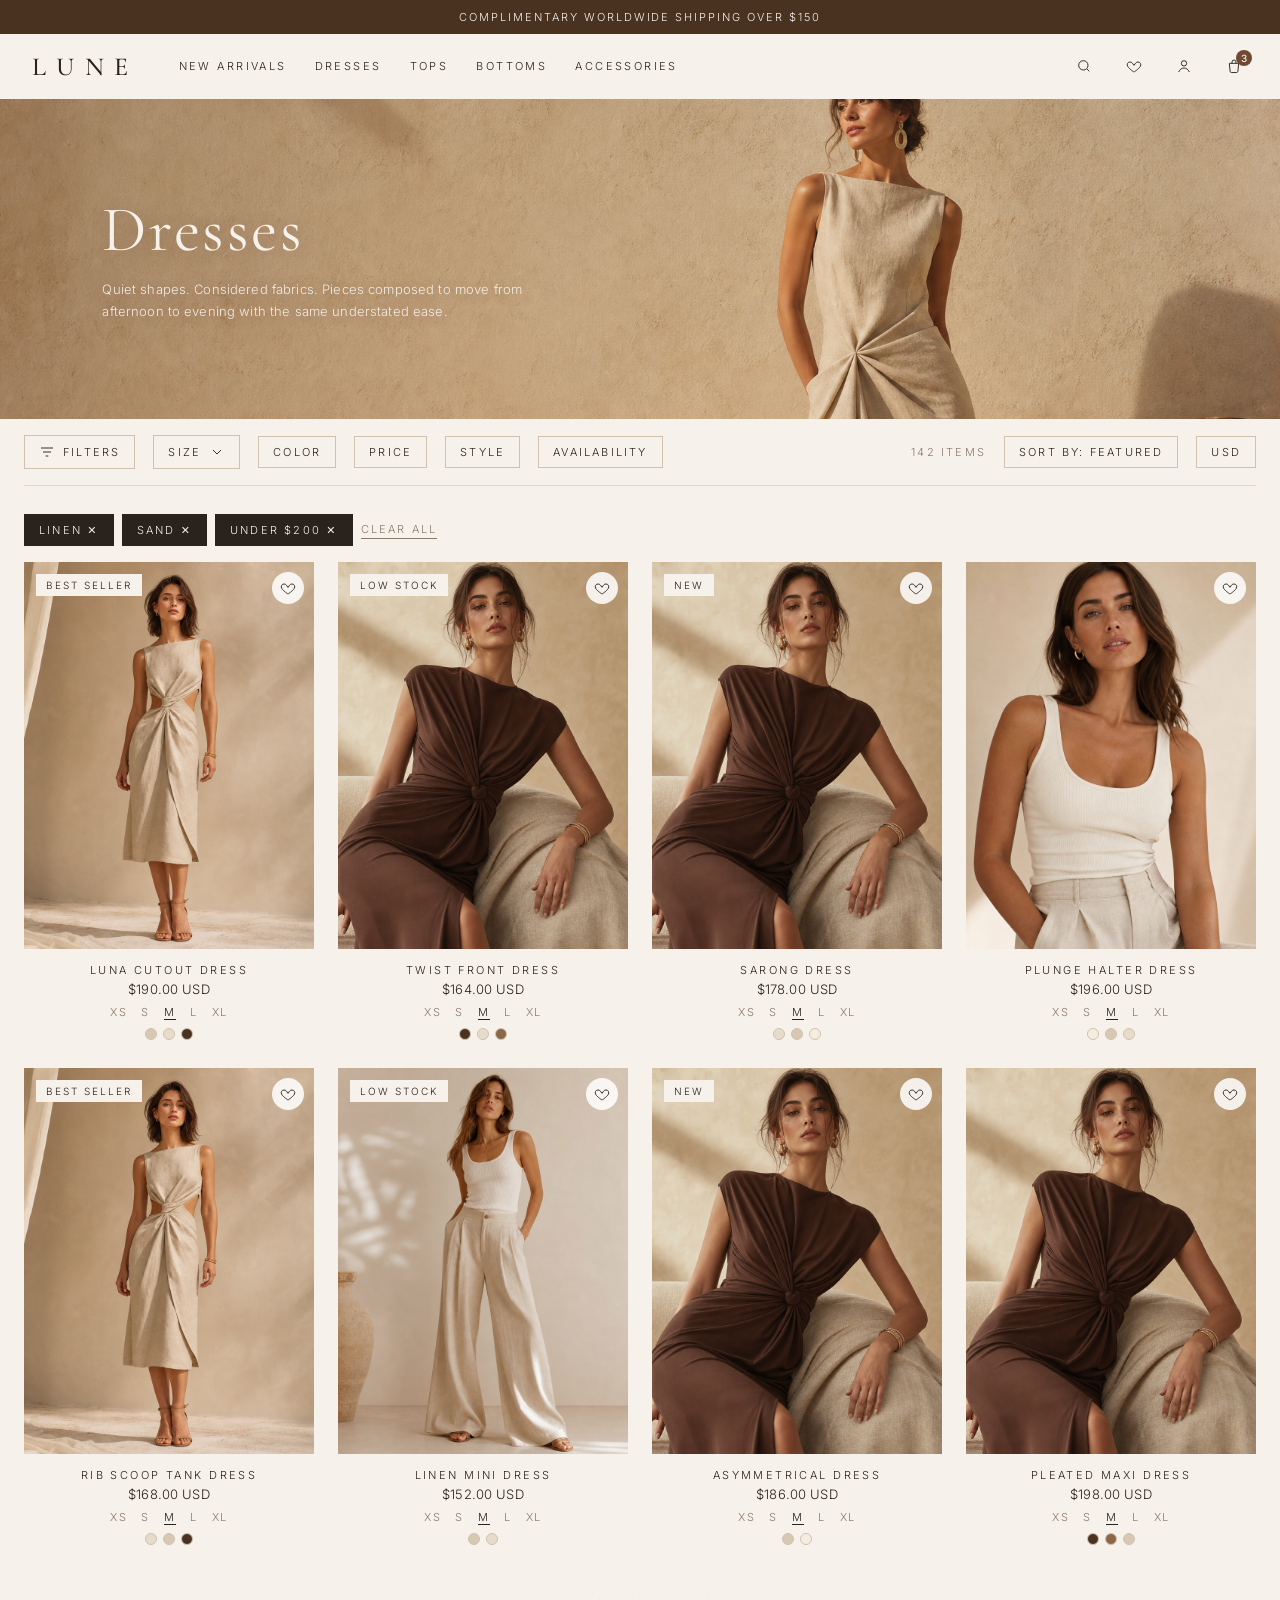
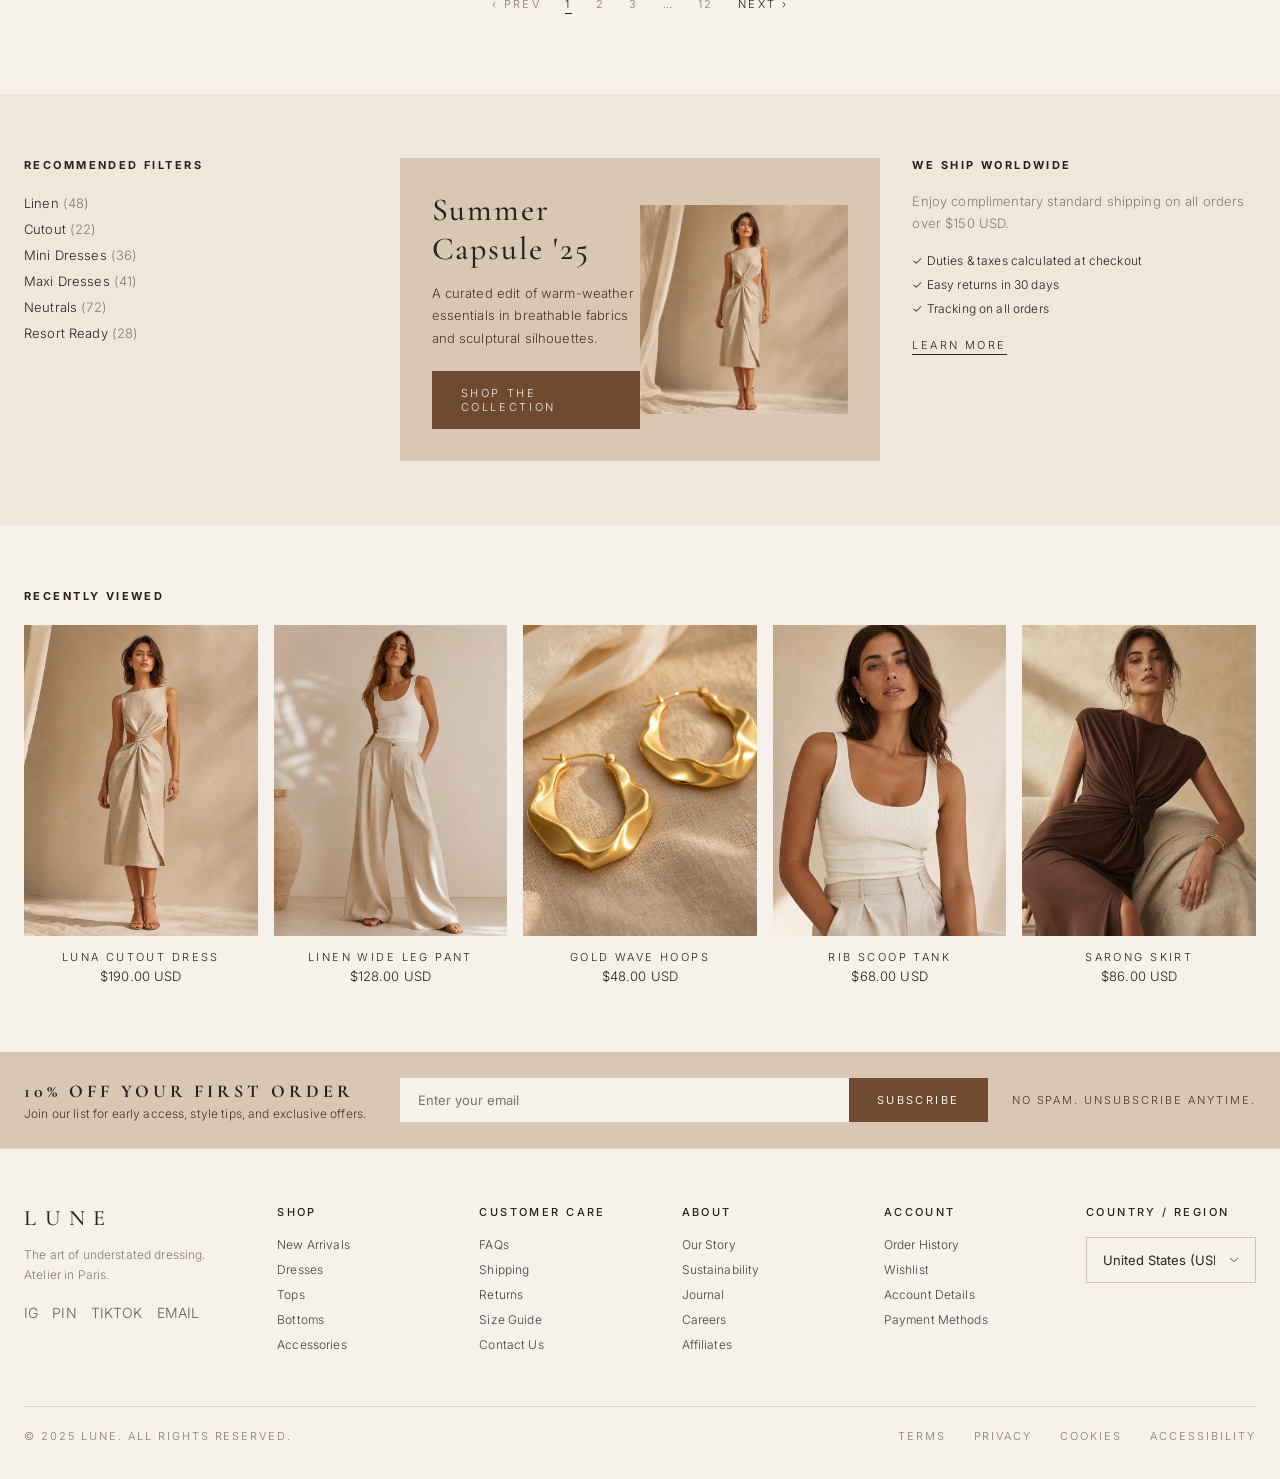
<file: dresses.html>
<!doctype html>
<html lang="en">
<head>
<meta charset="utf-8" />
<meta name="viewport" content="width=device-width,initial-scale=1" />
<title>Dresses — LUNE</title>
<link rel="stylesheet" href="assets/styles.css" />
</head>
<body>

<div class="topbar">Complimentary worldwide shipping over $150</div>

<header class="header">
  <div class="header-inner">
    <nav class="nav-left">
      <a class="nav-link" href="dresses.html?cat=new" data-cat="new">New Arrivals</a>
      <a class="nav-link" href="dresses.html?cat=dresses" data-cat="dresses">Dresses</a>
      <a class="nav-link" href="dresses.html?cat=tops" data-cat="tops">Tops</a>
      <a class="nav-link" href="dresses.html?cat=bottoms" data-cat="bottoms">Bottoms</a>
      <a class="nav-link" href="dresses.html?cat=accessories" data-cat="accessories">Accessories</a>
    </nav>
    <a class="brand" href="index.html">LUNE</a>
    <div class="nav-right">
      <button class="icon-btn" aria-label="Search"><svg class="icon" viewBox="0 0 24 24"><circle cx="11" cy="11" r="7"/><path d="m20 20-3.5-3.5"/></svg></button>
      <a class="icon-btn" href="#" aria-label="Wishlist"><svg class="icon" viewBox="0 0 24 24"><path d="M12 21s-7-4.35-9.5-8.5C.9 9.6 2.4 6 6 6c2 0 3.4 1.1 4.2 2.6L12 11l1.8-2.4C14.6 7.1 16 6 18 6c3.6 0 5.1 3.6 3.5 6.5C19 16.65 12 21 12 21z"/></svg></a>
      <a class="icon-btn" href="#" aria-label="Account"><svg class="icon" viewBox="0 0 24 24"><circle cx="12" cy="8" r="4"/><path d="M4 21c1.5-4 5-6 8-6s6.5 2 8 6"/></svg></a>
      <a class="icon-btn" href="cart.html">
        <svg class="icon" viewBox="0 0 24 24"><path d="M5 8h14l-1.2 12a2 2 0 0 1-2 1.8H8.2A2 2 0 0 1 6.2 20L5 8z"/><path d="M9 8V6a3 3 0 1 1 6 0v2"/></svg>
        <span class="badge">3</span>
      </a>
    </div>
  </div>
</header>

<!-- Listing hero -->
<section class="listing-hero">
  <img src="assets/img/hero.png" alt="" />
  <div class="copy">
    <h1>Dresses</h1>
    <p class="hero-desc">Quiet shapes. Considered fabrics. Pieces composed to move from afternoon to evening with the same understated ease.</p>
  </div>
</section>

<!-- Category tabs removed: duplicates header nav -->

<!-- Filter bar -->
<section class="container">
  <div class="filter-bar">
    <div class="left">
      <span class="chip"><svg class="icon" viewBox="0 0 24 24"><path d="M3 6h18M6 12h12M10 18h4"/></svg> Filters</span>
      <span class="chip">Size <svg class="icon" viewBox="0 0 24 24"><path d="m6 9 6 6 6-6"/></svg></span>
      <span class="chip">Color</span>
      <span class="chip">Price</span>
      <span class="chip">Style</span>
      <span class="chip">Availability</span>
    </div>
    <div class="right">
      <span class="muted" style="font-size:11px;letter-spacing:.2em;text-transform:uppercase">142 items</span>
      <span class="chip">Sort by: Featured</span>
      <span class="chip">USD</span>
    </div>
  </div>
</section>

<!-- Active filters -->
<section class="container" style="margin-bottom: 16px;">
  <div class="active-filters" style="display:flex; gap:8px; flex-wrap:wrap;">
    <span class="chip active">Linen ✕</span>
    <span class="chip active">Sand ✕</span>
    <span class="chip active">Under $200 ✕</span>
    <a class="muted" data-clear-filters style="font-size:11px;letter-spacing:.2em;text-transform:uppercase; align-self:center; border-bottom:1px solid var(--muted); padding-bottom:2px;">Clear all</a>
  </div>
</section>

<!-- Product grid -->
<section class="container" style="padding-bottom:80px">
  <div class="product-grid">
    <a class="product-card" href="product.html">
      <div class="img-wrap"><span class="badge-tag">Best Seller</span>
        <button class="heart-btn"><svg class="icon" viewBox="0 0 24 24"><path d="M12 21s-7-4.35-9.5-8.5C.9 9.6 2.4 6 6 6c2 0 3.4 1.1 4.2 2.6L12 11l1.8-2.4C14.6 7.1 16 6 18 6c3.6 0 5.1 3.6 3.5 6.5C19 16.65 12 21 12 21z"/></svg></button>
        <img src="assets/img/luna-dress.png" alt=""></div>
      <div class="meta"><p class="name">Luna Cutout Dress</p><div class="price">$190.00 USD</div>
        <div class="size-row"><span>XS</span><span>S</span><span class="active">M</span><span>L</span><span>XL</span></div>
        <div class="swatches"><span class="swatch sand"></span><span class="swatch oat"></span><span class="swatch espresso"></span></div>
      </div>
    </a>
    <a class="product-card" href="product.html">
      <div class="img-wrap"><span class="badge-tag">Low Stock</span>
        <button class="heart-btn"><svg class="icon" viewBox="0 0 24 24"><path d="M12 21s-7-4.35-9.5-8.5C.9 9.6 2.4 6 6 6c2 0 3.4 1.1 4.2 2.6L12 11l1.8-2.4C14.6 7.1 16 6 18 6c3.6 0 5.1 3.6 3.5 6.5C19 16.65 12 21 12 21z"/></svg></button>
        <img src="assets/img/twist-dress.png" alt=""></div>
      <div class="meta"><p class="name">Twist Front Dress</p><div class="price">$164.00 USD</div>
        <div class="size-row"><span>XS</span><span>S</span><span class="active">M</span><span>L</span><span>XL</span></div>
        <div class="swatches"><span class="swatch espresso"></span><span class="swatch oat"></span><span class="swatch cocoa"></span></div>
      </div>
    </a>
    <a class="product-card" href="product.html">
      <div class="img-wrap"><span class="badge-tag">New</span>
        <button class="heart-btn"><svg class="icon" viewBox="0 0 24 24"><path d="M12 21s-7-4.35-9.5-8.5C.9 9.6 2.4 6 6 6c2 0 3.4 1.1 4.2 2.6L12 11l1.8-2.4C14.6 7.1 16 6 18 6c3.6 0 5.1 3.6 3.5 6.5C19 16.65 12 21 12 21z"/></svg></button>
        <img src="assets/img/twist-dress.png" alt=""></div>
      <div class="meta"><p class="name">Sarong Dress</p><div class="price">$178.00 USD</div>
        <div class="size-row"><span>XS</span><span>S</span><span class="active">M</span><span>L</span><span>XL</span></div>
        <div class="swatches"><span class="swatch oat"></span><span class="swatch sand"></span><span class="swatch white"></span></div>
      </div>
    </a>
    <a class="product-card" href="product.html">
      <div class="img-wrap">
        <button class="heart-btn"><svg class="icon" viewBox="0 0 24 24"><path d="M12 21s-7-4.35-9.5-8.5C.9 9.6 2.4 6 6 6c2 0 3.4 1.1 4.2 2.6L12 11l1.8-2.4C14.6 7.1 16 6 18 6c3.6 0 5.1 3.6 3.5 6.5C19 16.65 12 21 12 21z"/></svg></button>
        <img src="assets/img/rib-tank.png" alt=""></div>
      <div class="meta"><p class="name">Plunge Halter Dress</p><div class="price">$196.00 USD</div>
        <div class="size-row"><span>XS</span><span>S</span><span class="active">M</span><span>L</span><span>XL</span></div>
        <div class="swatches"><span class="swatch white"></span><span class="swatch sand"></span><span class="swatch oat"></span></div>
      </div>
    </a>
    <a class="product-card" href="product.html">
      <div class="img-wrap"><span class="badge-tag">Best Seller</span>
        <button class="heart-btn"><svg class="icon" viewBox="0 0 24 24"><path d="M12 21s-7-4.35-9.5-8.5C.9 9.6 2.4 6 6 6c2 0 3.4 1.1 4.2 2.6L12 11l1.8-2.4C14.6 7.1 16 6 18 6c3.6 0 5.1 3.6 3.5 6.5C19 16.65 12 21 12 21z"/></svg></button>
        <img src="assets/img/luna-dress.png" alt=""></div>
      <div class="meta"><p class="name">Rib Scoop Tank Dress</p><div class="price">$168.00 USD</div>
        <div class="size-row"><span>XS</span><span>S</span><span class="active">M</span><span>L</span><span>XL</span></div>
        <div class="swatches"><span class="swatch oat"></span><span class="swatch sand"></span><span class="swatch espresso"></span></div>
      </div>
    </a>
    <a class="product-card" href="product.html">
      <div class="img-wrap"><span class="badge-tag">Low Stock</span>
        <button class="heart-btn"><svg class="icon" viewBox="0 0 24 24"><path d="M12 21s-7-4.35-9.5-8.5C.9 9.6 2.4 6 6 6c2 0 3.4 1.1 4.2 2.6L12 11l1.8-2.4C14.6 7.1 16 6 18 6c3.6 0 5.1 3.6 3.5 6.5C19 16.65 12 21 12 21z"/></svg></button>
        <img src="assets/img/linen-pants.png" alt=""></div>
      <div class="meta"><p class="name">Linen Mini Dress</p><div class="price">$152.00 USD</div>
        <div class="size-row"><span>XS</span><span>S</span><span class="active">M</span><span>L</span><span>XL</span></div>
        <div class="swatches"><span class="swatch sand"></span><span class="swatch oat"></span></div>
      </div>
    </a>
    <a class="product-card" href="product.html">
      <div class="img-wrap"><span class="badge-tag">New</span>
        <button class="heart-btn"><svg class="icon" viewBox="0 0 24 24"><path d="M12 21s-7-4.35-9.5-8.5C.9 9.6 2.4 6 6 6c2 0 3.4 1.1 4.2 2.6L12 11l1.8-2.4C14.6 7.1 16 6 18 6c3.6 0 5.1 3.6 3.5 6.5C19 16.65 12 21 12 21z"/></svg></button>
        <img src="assets/img/twist-dress.png" alt=""></div>
      <div class="meta"><p class="name">Asymmetrical Dress</p><div class="price">$186.00 USD</div>
        <div class="size-row"><span>XS</span><span>S</span><span class="active">M</span><span>L</span><span>XL</span></div>
        <div class="swatches"><span class="swatch sand"></span><span class="swatch white"></span></div>
      </div>
    </a>
    <a class="product-card" href="product.html">
      <div class="img-wrap">
        <button class="heart-btn"><svg class="icon" viewBox="0 0 24 24"><path d="M12 21s-7-4.35-9.5-8.5C.9 9.6 2.4 6 6 6c2 0 3.4 1.1 4.2 2.6L12 11l1.8-2.4C14.6 7.1 16 6 18 6c3.6 0 5.1 3.6 3.5 6.5C19 16.65 12 21 12 21z"/></svg></button>
        <img src="assets/img/twist-dress.png" alt=""></div>
      <div class="meta"><p class="name">Pleated Maxi Dress</p><div class="price">$198.00 USD</div>
        <div class="size-row"><span>XS</span><span>S</span><span class="active">M</span><span>L</span><span>XL</span></div>
        <div class="swatches"><span class="swatch espresso"></span><span class="swatch cocoa"></span><span class="swatch sand"></span></div>
      </div>
    </a>
  </div>

  <!-- pagination -->
  <div style="display:flex; justify-content:center; gap:24px; margin-top:48px; font-size:11px; letter-spacing:.22em; text-transform:uppercase;">
    <span class="muted">‹ Prev</span>
    <span style="border-bottom:1px solid var(--ink); padding-bottom:2px;">1</span>
    <span class="muted">2</span>
    <span class="muted">3</span>
    <span class="muted">…</span>
    <span class="muted">12</span>
    <span>Next ›</span>
  </div>
</section>

<!-- Recommended filters / capsule banner -->
<section class="section" style="background:var(--ivory-2); padding:64px 0;">
  <div class="container dresses-banner" style="display:grid; grid-template-columns: 1fr 1.4fr 1fr; gap:32px;">
    <div>
      <h4 style="font-size:11px; letter-spacing:.22em; text-transform:uppercase; margin:0 0 18px;">Recommended Filters</h4>
      <ul style="list-style:none; padding:0; margin:0; font-size:13px; line-height:2;">
        <li>Linen <span class="muted">(48)</span></li>
        <li>Cutout <span class="muted">(22)</span></li>
        <li>Mini Dresses <span class="muted">(36)</span></li>
        <li>Maxi Dresses <span class="muted">(41)</span></li>
        <li>Neutrals <span class="muted">(72)</span></li>
        <li>Resort Ready <span class="muted">(28)</span></li>
      </ul>
    </div>
    <div class="capsule-card" style="display:grid; grid-template-columns: 1fr 1fr; align-items:center; background: var(--oat); padding: 32px;">
      <div>
        <h3 class="serif" style="font-size:32px; letter-spacing:.06em; margin:0 0 14px;">Summer Capsule '25</h3>
        <p style="font-size:13px; line-height:1.7; color:var(--espresso-2); margin:0 0 22px;">A curated edit of warm-weather essentials in breathable fabrics and sculptural silhouettes.</p>
        <a class="btn" href="dresses.html?cat=new">Shop the Collection</a>
      </div>
      <div style="aspect-ratio:1/1; overflow:hidden;"><img src="assets/img/luna-dress.png" style="width:100%;height:100%;object-fit:cover;" alt=""></div>
    </div>
    <div>
      <h4 style="font-size:11px; letter-spacing:.22em; text-transform:uppercase; margin:0 0 18px;">We Ship Worldwide</h4>
      <p style="font-size:13px; line-height:1.7; color:var(--muted); margin:0 0 14px;">Enjoy complimentary standard shipping on all orders over $150 USD.</p>
      <ul style="list-style:none; padding:0; margin:0 0 14px; font-size:12px; line-height:2;">
        <li>✓ Duties &amp; taxes calculated at checkout</li>
        <li>✓ Easy returns in 30 days</li>
        <li>✓ Tracking on all orders</li>
      </ul>
      <a style="font-size:11px;letter-spacing:.22em;text-transform:uppercase; border-bottom:1px solid var(--ink); padding-bottom:2px;">Learn more</a>
    </div>
  </div>
</section>

<!-- Recently viewed -->
<section class="section" style="padding:64px 0">
  <div class="container">
    <h4 style="font-size:11px; letter-spacing:.22em; text-transform:uppercase; margin:0 0 22px;">Recently Viewed</h4>
    <div class="recently">
      <a class="product-card" href="product.html"><div class="img-wrap"><img src="assets/img/luna-dress.png" alt=""></div><div class="meta"><p class="name">Luna Cutout Dress</p><div class="price">$190.00 USD</div></div></a>
      <a class="product-card" href="product.html"><div class="img-wrap"><img src="assets/img/linen-pants.png" alt=""></div><div class="meta"><p class="name">Linen Wide Leg Pant</p><div class="price">$128.00 USD</div></div></a>
      <a class="product-card" href="product.html"><div class="img-wrap"><img src="assets/img/gold-hoops.png" alt=""></div><div class="meta"><p class="name">Gold Wave Hoops</p><div class="price">$48.00 USD</div></div></a>
      <a class="product-card" href="product.html"><div class="img-wrap"><img src="assets/img/rib-tank.png" alt=""></div><div class="meta"><p class="name">Rib Scoop Tank</p><div class="price">$68.00 USD</div></div></a>
      <a class="product-card" href="product.html"><div class="img-wrap"><img src="assets/img/twist-dress.png" alt=""></div><div class="meta"><p class="name">Sarong Skirt</p><div class="price">$86.00 USD</div></div></a>
    </div>
  </div>
</section>

<!-- subscribe + footer (re-used) -->
<section class="subscribe-band">
  <div class="container">
    <div><h3>10% off your first order</h3><p>Join our list for early access, style tips, and exclusive offers.</p></div>
    <form onsubmit="event.preventDefault();"><input type="email" placeholder="Enter your email"/><button>Subscribe</button></form>
    <span style="font-size:11px; letter-spacing:.18em; text-transform:uppercase; color:var(--espresso-2);">No spam. Unsubscribe anytime.</span>
  </div>
</section>

<footer class="footer">
  <div class="container-wide">
    <div class="footer-grid">
      <div class="brand-tag"><span class="serif">LUNE</span><p>The art of understated dressing.<br/>Atelier in Paris.</p>
        <div class="socials"><a>IG</a><a>PIN</a><a>TIKTOK</a><a>EMAIL</a></div></div>
      <div><h4>Shop</h4><ul><li>New Arrivals</li><li>Dresses</li><li>Tops</li><li>Bottoms</li><li>Accessories</li></ul></div>
      <div><h4>Customer Care</h4><ul><li>FAQs</li><li>Shipping</li><li>Returns</li><li>Size Guide</li><li>Contact Us</li></ul></div>
      <div><h4>About</h4><ul><li>Our Story</li><li>Sustainability</li><li>Journal</li><li>Careers</li><li>Affiliates</li></ul></div>
      <div><h4>Account</h4><ul><li>Order History</li><li>Wishlist</li><li>Account Details</li><li>Payment Methods</li></ul></div>
      <div><h4>Country / Region</h4><select class="select"><option>United States (USD)</option><option>UK (GBP)</option><option>EU (EUR)</option></select></div>
    </div>
    <div class="footer-bottom"><span>© 2025 Lune. All rights reserved.</span><div class="links"><span>Terms</span><span>Privacy</span><span>Cookies</span><span>Accessibility</span></div></div>
  </div>
</footer>

<script src="assets/script.js"></script>
</body>
</html>
</file>
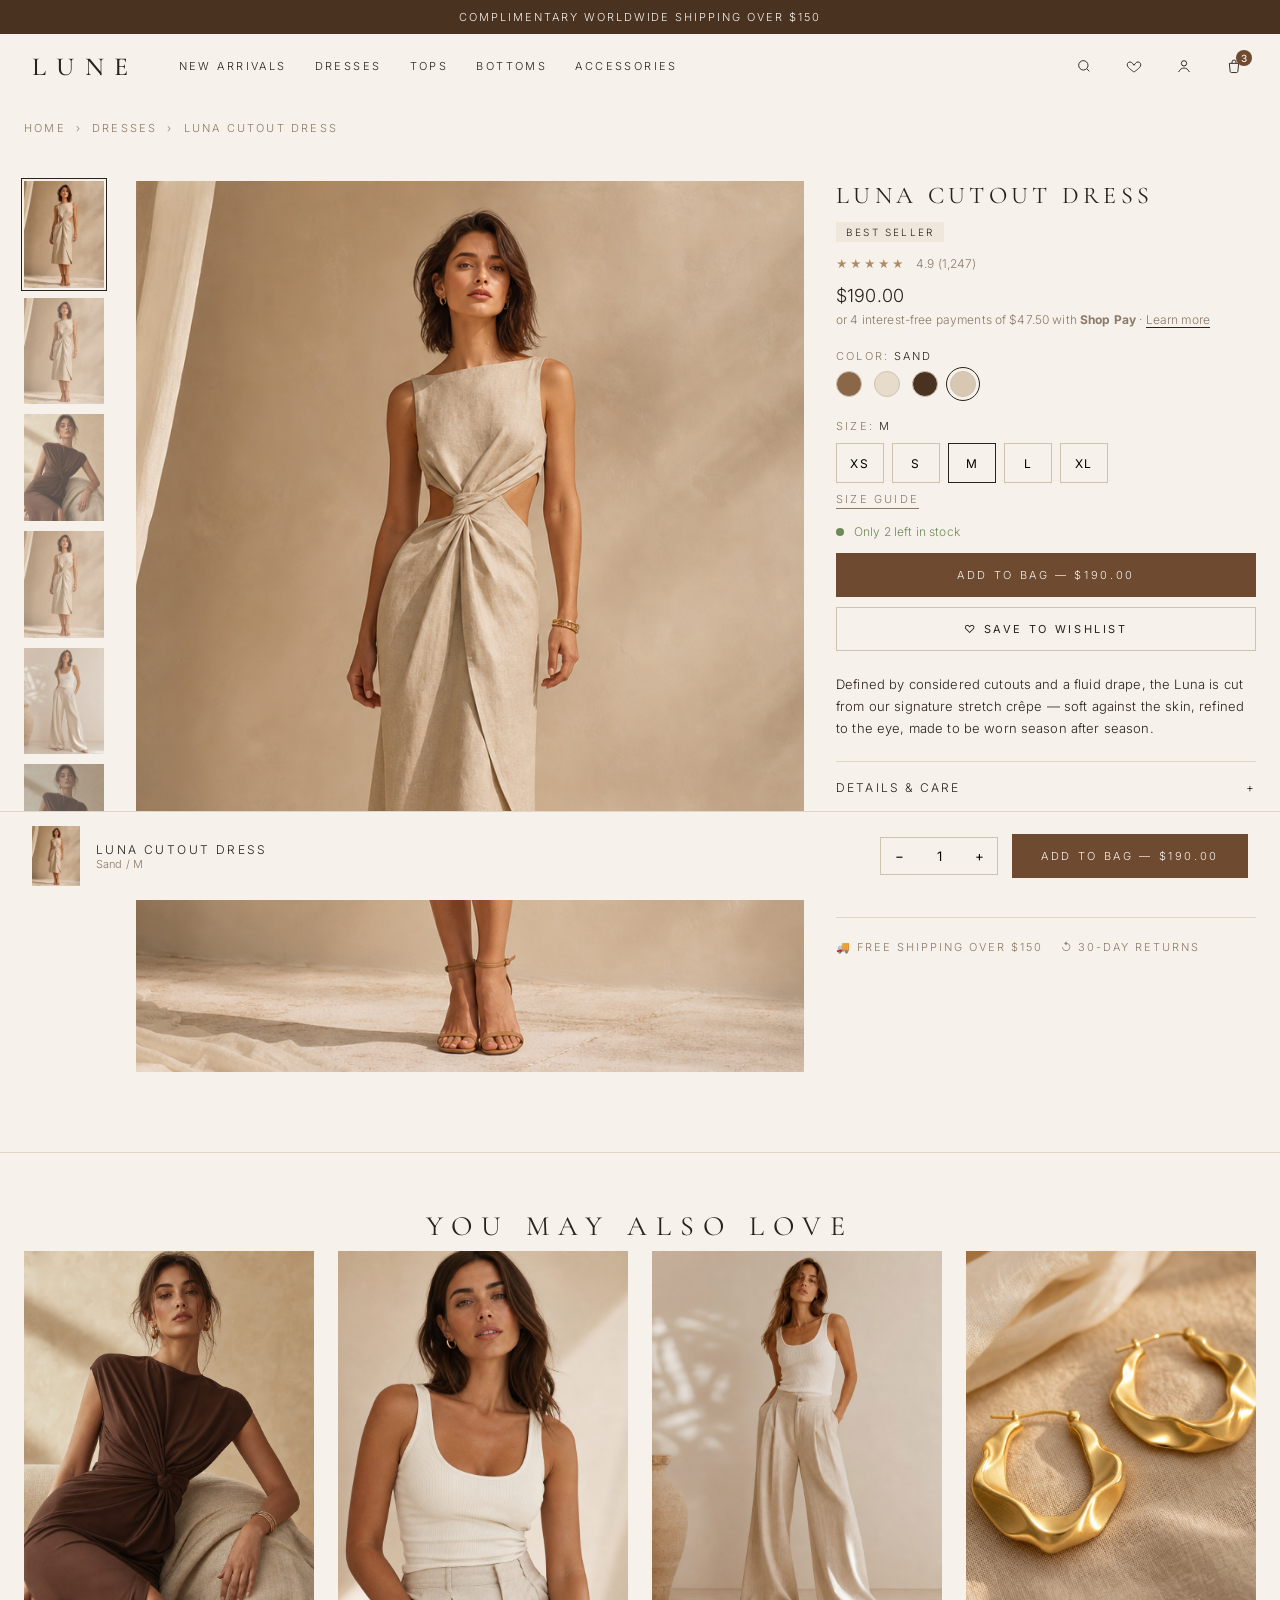
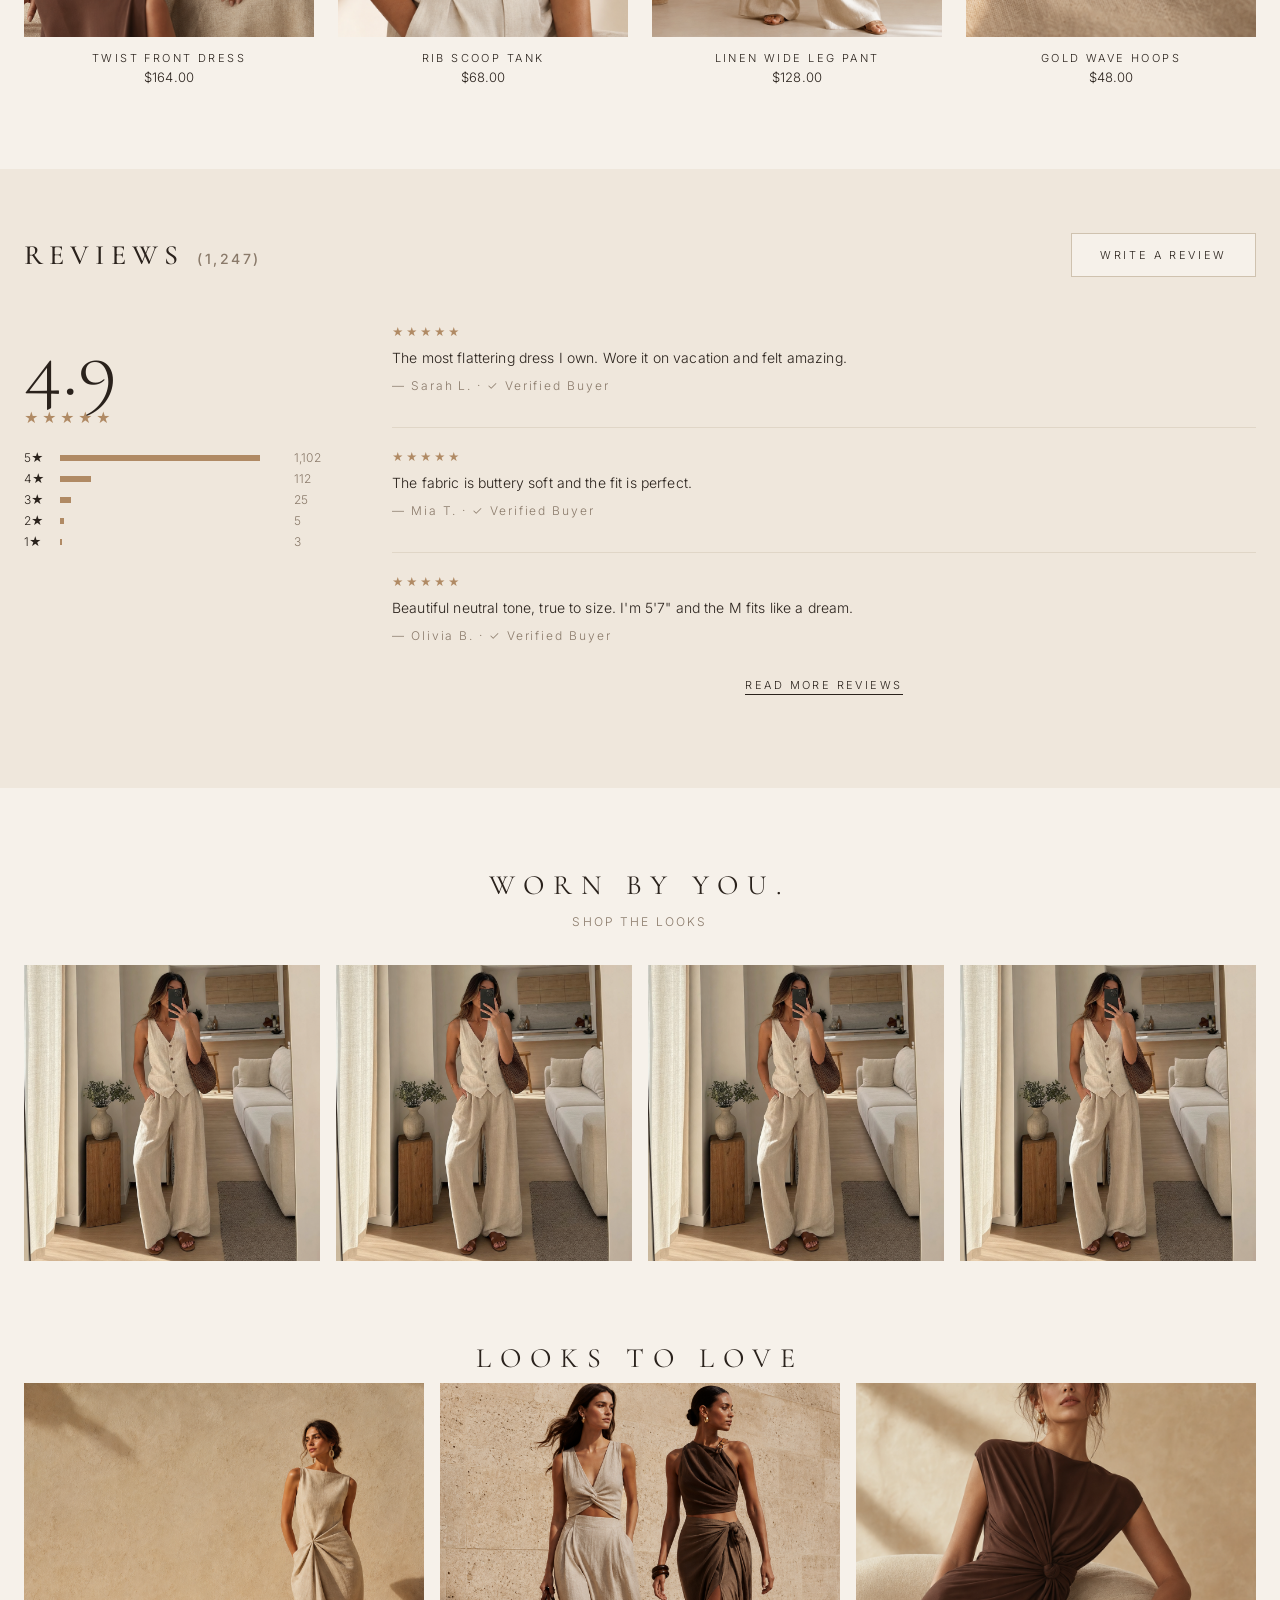
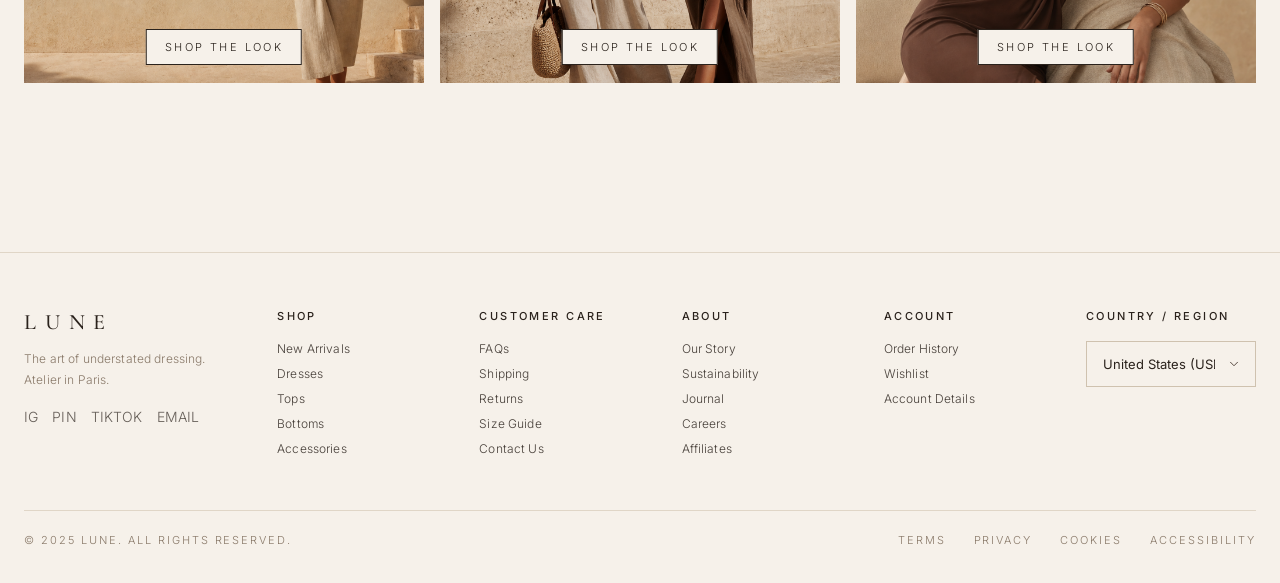
<file: product.html>
<!doctype html>
<html lang="en">
<head>
<meta charset="utf-8" />
<meta name="viewport" content="width=device-width,initial-scale=1" />
<title>Luna Cutout Dress — LUNE</title>
<link rel="stylesheet" href="assets/styles.css" />
</head>
<body>

<div class="topbar">Complimentary worldwide shipping over $150</div>

<header class="header">
  <div class="header-inner">
    <nav class="nav-left">
      <a class="nav-link" href="dresses.html?cat=new" data-cat="new">New Arrivals</a>
      <a class="nav-link" href="dresses.html?cat=dresses" data-cat="dresses">Dresses</a>
      <a class="nav-link" href="dresses.html?cat=tops" data-cat="tops">Tops</a>
      <a class="nav-link" href="dresses.html?cat=bottoms" data-cat="bottoms">Bottoms</a>
      <a class="nav-link" href="dresses.html?cat=accessories" data-cat="accessories">Accessories</a>
    </nav>
    <a class="brand" href="index.html">LUNE</a>
    <div class="nav-right">
      <button class="icon-btn" aria-label="Search"><svg class="icon" viewBox="0 0 24 24"><circle cx="11" cy="11" r="7"/><path d="m20 20-3.5-3.5"/></svg></button>
      <a class="icon-btn" href="#" aria-label="Wishlist"><svg class="icon" viewBox="0 0 24 24"><path d="M12 21s-7-4.35-9.5-8.5C.9 9.6 2.4 6 6 6c2 0 3.4 1.1 4.2 2.6L12 11l1.8-2.4C14.6 7.1 16 6 18 6c3.6 0 5.1 3.6 3.5 6.5C19 16.65 12 21 12 21z"/></svg></a>
      <a class="icon-btn" href="#" aria-label="Account"><svg class="icon" viewBox="0 0 24 24"><circle cx="12" cy="8" r="4"/><path d="M4 21c1.5-4 5-6 8-6s6.5 2 8 6"/></svg></a>
      <a class="icon-btn" href="cart.html"><svg class="icon" viewBox="0 0 24 24"><path d="M5 8h14l-1.2 12a2 2 0 0 1-2 1.8H8.2A2 2 0 0 1 6.2 20L5 8z"/><path d="M9 8V6a3 3 0 1 1 6 0v2"/></svg><span class="badge">3</span></a>
    </div>
  </div>
</header>

<div class="container">
  <div class="crumbs"><span>Home</span><span>›</span><span>Dresses</span><span>›</span><span>Luna Cutout Dress</span></div>
</div>

<!-- PDP -->
<section class="container">
  <div class="pdp">
    <div class="thumb-rail">
      <div class="thumb active"><img src="assets/img/luna-dress.png"></div>
      <div class="thumb"><img src="assets/img/luna-dress.png"></div>
      <div class="thumb"><img src="assets/img/twist-dress.png"></div>
      <div class="thumb"><img src="assets/img/luna-dress.png"></div>
      <div class="thumb"><img src="assets/img/linen-pants.png"></div>
      <div class="thumb" style="position:relative; display:flex; align-items:center; justify-content:center;">
        <img src="assets/img/twist-dress.png">
        <span style="position:absolute; inset:0; background:rgba(0,0,0,.25); display:flex; align-items:center; justify-content:center; color:#fff;">▶</span>
      </div>
    </div>
    <div class="pdp-main">
      <img src="assets/img/luna-dress.png" alt="">
    </div>
    <aside class="pdp-info">
      <h1>Luna Cutout Dress</h1>
      <span class="tag">Best Seller</span>
      <div style="display:flex; align-items:center; gap:10px; margin-bottom:14px;">
        <div class="rating-stars">★★★★★</div>
        <span class="muted" style="font-size:12px;">4.9 (1,247)</span>
      </div>
      <div class="price">$190.00</div>
      <p class="small" style="margin-top:6px;">or 4 interest-free payments of $47.50 with <b>Shop Pay</b> · <a style="border-bottom:1px solid var(--ink)">Learn more</a></p>

      <div style="margin-top: 22px;">
        <span class="label">Color: <span style="color:var(--ink); letter-spacing:.18em">Sand</span></span>
        <div class="color-row">
          <span class="swatch lg cocoa"></span>
          <span class="swatch lg oat"></span>
          <span class="swatch lg espresso"></span>
          <span class="swatch lg sand active"></span>
        </div>
      </div>

      <div style="margin-top: 22px;">
        <span class="label">Size: <span style="color:var(--ink); letter-spacing:.18em">M</span></span>
        <div class="size-grid">
          <button>XS</button><button>S</button><button class="active">M</button><button>L</button><button>XL</button>
        </div>
        <a class="muted" style="font-size:11px; letter-spacing:.2em; text-transform:uppercase; border-bottom:1px solid var(--muted); padding-bottom:2px;">Size guide</a>
      </div>

      <div class="stock-line"><span class="dot"></span> Only 2 left in stock</div>

      <a class="btn btn-block" href="cart.html">Add to bag — $190.00</a>
      <button class="btn btn-light btn-block" style="margin-top:10px;">♡ Save to wishlist</button>

      <p style="margin:22px 0; font-size:13px; line-height:1.7;">Defined by considered cutouts and a fluid drape, the Luna is cut from our signature stretch crêpe — soft against the skin, refined to the eye, made to be worn season after season.</p>

      <div class="accordion">
        <div class="row">Details &amp; Care <span>+</span></div>
        <div class="row">Fit &amp; Sizing <span>+</span></div>
        <div class="row">Shipping &amp; Returns <span>+</span></div>
      </div>

      <div style="display:flex; gap:18px; margin-top:22px; font-size:11px; letter-spacing:.18em; text-transform:uppercase; color:var(--muted);">
        <span>🚚 Free shipping over $150</span>
        <span>↺ 30-day returns</span>
      </div>
    </aside>
  </div>
</section>

<!-- You may also love -->
<section class="section" style="padding-top:0; border-top:1px solid var(--line);">
  <div class="container">
    <h2 class="section-title" style="margin-top: 56px;">You may also love</h2>
    <div class="product-grid">
      <a class="product-card" href="product.html"><div class="img-wrap"><img src="assets/img/twist-dress.png" alt=""></div><div class="meta"><p class="name">Twist Front Dress</p><div class="price">$164.00</div></div></a>
      <a class="product-card" href="product.html"><div class="img-wrap"><img src="assets/img/rib-tank.png" alt=""></div><div class="meta"><p class="name">Rib Scoop Tank</p><div class="price">$68.00</div></div></a>
      <a class="product-card" href="product.html"><div class="img-wrap"><img src="assets/img/linen-pants.png" alt=""></div><div class="meta"><p class="name">Linen Wide Leg Pant</p><div class="price">$128.00</div></div></a>
      <a class="product-card" href="product.html"><div class="img-wrap"><img src="assets/img/gold-hoops.png" alt=""></div><div class="meta"><p class="name">Gold Wave Hoops</p><div class="price">$48.00</div></div></a>
    </div>
  </div>
</section>

<!-- Reviews -->
<section class="section" style="background:var(--ivory-2); padding:64px 0;">
  <div class="container">
    <div style="display:flex; justify-content:space-between; align-items:center; margin-bottom: 16px;">
      <h2 class="serif" style="font-size:28px; letter-spacing:.22em; text-transform:uppercase; margin:0;">Reviews <span style="font-family:Inter; font-size:14px; letter-spacing:.18em; color:var(--muted)">(1,247)</span></h2>
      <a class="btn btn-light">Write a review</a>
    </div>
    <div class="reviews">
      <div>
        <p class="score">4.9</p>
        <div class="rating-stars" style="font-size:14px; letter-spacing:3px;">★★★★★</div>
        <div style="margin-top: 24px;">
          <div class="bar-row"><span>5★</span><span class="bar"><i style="width:90%"></i></span><span class="muted">1,102</span></div>
          <div class="bar-row"><span>4★</span><span class="bar"><i style="width:14%"></i></span><span class="muted">112</span></div>
          <div class="bar-row"><span>3★</span><span class="bar"><i style="width:5%"></i></span><span class="muted">25</span></div>
          <div class="bar-row"><span>2★</span><span class="bar"><i style="width:2%"></i></span><span class="muted">5</span></div>
          <div class="bar-row"><span>1★</span><span class="bar"><i style="width:1%"></i></span><span class="muted">3</span></div>
        </div>
      </div>
      <div>
        <div style="border-bottom:1px solid var(--line); padding-bottom:22px; margin-bottom:22px;">
          <div class="rating-stars">★★★★★</div>
          <p style="margin:10px 0; font-size:14px;">The most flattering dress I own. Wore it on vacation and felt amazing.</p>
          <p class="muted" style="font-size:12px; letter-spacing:.16em;">— Sarah L. · ✓ Verified Buyer</p>
        </div>
        <div style="border-bottom:1px solid var(--line); padding-bottom:22px; margin-bottom:22px;">
          <div class="rating-stars">★★★★★</div>
          <p style="margin:10px 0; font-size:14px;">The fabric is buttery soft and the fit is perfect.</p>
          <p class="muted" style="font-size:12px; letter-spacing:.16em;">— Mia T. · ✓ Verified Buyer</p>
        </div>
        <div>
          <div class="rating-stars">★★★★★</div>
          <p style="margin:10px 0; font-size:14px;">Beautiful neutral tone, true to size. I'm 5'7" and the M fits like a dream.</p>
          <p class="muted" style="font-size:12px; letter-spacing:.16em;">— Olivia B. · ✓ Verified Buyer</p>
        </div>
        <div style="text-align:center; margin-top: 32px;">
          <a style="font-size:11px;letter-spacing:.22em;text-transform:uppercase; border-bottom:1px solid var(--ink); padding-bottom:2px;">Read more reviews</a>
        </div>
      </div>
    </div>
  </div>
</section>

<!-- UGC -->
<section class="section">
  <div class="container">
    <h2 class="section-title">Worn By You.</h2>
    <p class="section-sub">Shop the looks</p>
    <div class="ugc-row">
      <div class="item"><img src="assets/img/ugc.png"></div>
      <div class="item"><img src="assets/img/ugc.png"></div>
      <div class="item"><img src="assets/img/ugc.png"></div>
      <div class="item"><img src="assets/img/ugc.png"></div>
    </div>
  </div>
</section>

<!-- Looks To Love -->
<section class="section" style="padding-top:0">
  <div class="container">
    <h2 class="section-title">Looks To Love</h2>
    <div class="looks">
      <div class="look"><img src="assets/img/hero.png"><a class="shop">Shop the look</a></div>
      <div class="look"><img src="assets/img/lookbook.png"><a class="shop">Shop the look</a></div>
      <div class="look"><img src="assets/img/twist-dress.png"><a class="shop">Shop the look</a></div>
    </div>
  </div>
</section>

<!-- Sticky Add -->
<div class="sticky-add">
  <div class="pic"><img src="assets/img/luna-dress.png"></div>
  <div>
    <div class="name">Luna Cutout Dress</div>
    <div class="sub">Sand / M</div>
  </div>
  <div style="display:flex; gap:14px; align-items:center;">
    <div class="qty"><button>−</button><input value="1"/><button>+</button></div>
    <a class="btn" href="cart.html">Add to bag — $190.00</a>
  </div>
</div>

<footer class="footer">
  <div class="container-wide">
    <div class="footer-grid">
      <div class="brand-tag"><span class="serif">LUNE</span><p>The art of understated dressing.<br/>Atelier in Paris.</p>
        <div class="socials"><a>IG</a><a>PIN</a><a>TIKTOK</a><a>EMAIL</a></div></div>
      <div><h4>Shop</h4><ul><li>New Arrivals</li><li>Dresses</li><li>Tops</li><li>Bottoms</li><li>Accessories</li></ul></div>
      <div><h4>Customer Care</h4><ul><li>FAQs</li><li>Shipping</li><li>Returns</li><li>Size Guide</li><li>Contact Us</li></ul></div>
      <div><h4>About</h4><ul><li>Our Story</li><li>Sustainability</li><li>Journal</li><li>Careers</li><li>Affiliates</li></ul></div>
      <div><h4>Account</h4><ul><li>Order History</li><li>Wishlist</li><li>Account Details</li></ul></div>
      <div><h4>Country / Region</h4><select class="select"><option>United States (USD)</option><option>UK (GBP)</option><option>EU (EUR)</option></select></div>
    </div>
    <div class="footer-bottom"><span>© 2025 Lune. All rights reserved.</span><div class="links"><span>Terms</span><span>Privacy</span><span>Cookies</span><span>Accessibility</span></div></div>
  </div>
</footer>

<script src="assets/script.js"></script>
</body>
</html>
</file>
<file: assets/styles.css>
/* LUNE — quiet luxury Parisian ecommerce design system */
@import url('https://fonts.googleapis.com/css2?family=Cormorant+Garamond:wght@400;500;600&family=Inter:wght@300;400;500;600&display=swap');

:root {
  --ivory: #f6f1ea;
  --ivory-2: #efe7dc;
  --sand: #e7dccc;
  --oat: #d8c8b3;
  --cocoa: #b08a64;
  --espresso: #6e4a30;
  --espresso-2: #4a3221;
  --ink: #2a221c;
  --muted: #8a7a6a;
  --line: #e0d6c7;
  --line-2: #cfc2af;
  --green: #6f8a5a;
  --white: #fbf8f3;
}

* { box-sizing: border-box; }
html, body { margin: 0; padding: 0; }
body {
  font-family: 'Inter', system-ui, -apple-system, sans-serif;
  font-weight: 300;
  font-size: 14px;
  letter-spacing: 0.01em;
  color: var(--ink);
  background: var(--ivory);
  -webkit-font-smoothing: antialiased;
}
a { color: inherit; text-decoration: none; }
img { display: block; max-width: 100%; }
button { font-family: inherit; cursor: pointer; }

.serif {
  font-family: 'Cormorant Garamond', 'Times New Roman', serif;
  font-weight: 500;
  letter-spacing: 0.02em;
}

.container { max-width: 1280px; margin: 0 auto; padding: 0 32px; }
.container-wide { max-width: 1440px; margin: 0 auto; padding: 0 32px; }

/* Top bar */
.topbar {
  background: var(--espresso-2);
  color: var(--ivory);
  text-align: center;
  font-size: 11px;
  letter-spacing: 0.18em;
  padding: 10px 16px;
  text-transform: uppercase;
}

/* Header */
.header {
  background: var(--ivory);
  border-bottom: 1px solid transparent;
  position: sticky;
  top: 0;
  z-index: 50;
}
.header-inner {
  display: flex;
  align-items: center;
  gap: 40px;
  height: 64px;
  padding: 0 32px;
}
.nav-left { display: flex; gap: 28px; align-items: center; }
.nav-right { display: flex; gap: 22px; align-items: center; justify-content: flex-end; margin-left: auto; }
.nav-link {
  font-size: 11px;
  letter-spacing: 0.22em;
  text-transform: uppercase;
  color: var(--ink);
}
.brand {
  font-family: 'Cormorant Garamond', serif;
  font-size: 26px;
  letter-spacing: 0.4em;
  font-weight: 500;
  color: var(--ink);
  order: -1;
}
.icon-btn {
  background: none; border: none; padding: 6px; color: var(--ink);
  display: inline-flex; align-items: center; gap: 6px;
  position: relative;
}
.icon-btn .badge {
  position: absolute; top: -2px; right: -4px;
  background: var(--espresso); color: var(--ivory);
  font-size: 10px; line-height: 1;
  width: 16px; height: 16px; border-radius: 50%;
  display: inline-flex; align-items: center; justify-content: center;
  font-weight: 500;
}

/* Buttons */
.btn {
  display: inline-flex; align-items: center; justify-content: center;
  padding: 14px 28px;
  font-size: 11px;
  letter-spacing: 0.24em;
  text-transform: uppercase;
  border: 1px solid transparent;
  border-radius: 0;
  background: var(--espresso);
  color: var(--ivory);
  transition: background .2s ease;
}
.btn:hover { background: var(--espresso-2); }
.btn-outline {
  background: transparent;
  color: var(--ivory);
  border: 1px solid var(--ivory);
}
.btn-outline.dark { color: var(--ink); border-color: var(--ink); }
.btn-block { width: 100%; }
.btn-light {
  background: var(--ivory);
  color: var(--ink);
  border: 1px solid var(--line-2);
}
.btn-light:hover { background: var(--white); }

/* Section heading */
.section { padding: 80px 0; }
.section-title {
  text-align: center;
  font-family: 'Cormorant Garamond', serif;
  font-size: 28px;
  letter-spacing: 0.32em;
  font-weight: 400;
  text-transform: uppercase;
  margin: 0 0 8px;
}
.section-sub {
  text-align: center;
  font-size: 12px;
  letter-spacing: 0.18em;
  color: var(--muted);
  text-transform: uppercase;
  margin-bottom: 36px;
}
.section-head {
  display: flex; align-items: baseline; justify-content: space-between;
  margin-bottom: 32px;
}
.view-all {
  font-size: 11px; letter-spacing: 0.22em; text-transform: uppercase;
  border-bottom: 1px solid var(--ink);
  padding-bottom: 2px;
}

/* Product grid */
.product-grid {
  display: grid;
  grid-template-columns: repeat(4, 1fr);
  gap: 24px;
}
.product-grid.cols-3 { grid-template-columns: repeat(3, 1fr); }
.product-grid.cols-2 { grid-template-columns: repeat(2, 1fr); }

.product-card { position: relative; }
.product-card .img-wrap {
  position: relative;
  aspect-ratio: 3/4;
  background: var(--sand);
  overflow: hidden;
}
.product-card .img-wrap::after {
  content: '';
  position: absolute;
  inset: 0;
  background: linear-gradient(180deg, rgba(42, 34, 28, 0.12), rgba(42, 34, 28, 0) 26%);
  opacity: 0;
  transition: opacity .35s ease;
  pointer-events: none;
}
.product-card .img-wrap img {
  width: 100%; height: 100%; object-fit: cover;
  transition: transform .8s ease;
}
.product-card:hover .img-wrap img { transform: scale(1.03); }
.product-card:hover .img-wrap::after { opacity: 1; }
.product-card .meta { padding: 14px 0 4px; text-align: center; }
.product-card .name {
  font-size: 11px; letter-spacing: 0.22em; text-transform: uppercase;
  margin: 0 0 4px;
}
.product-card .price { font-size: 13px; color: var(--ink); }
.product-card .swatches {
  display: flex; gap: 6px; justify-content: center; margin-top: 8px;
}
.swatch {
  width: 12px; height: 12px; border-radius: 50%;
  border: 1px solid var(--line-2);
  display: inline-block;
}
.swatch.sand { background: #d8c8b3; }
.swatch.oat { background: #e7dccc; }
.swatch.cocoa { background: #8a6748; }
.swatch.espresso { background: #4a3221; }
.swatch.gold { background: #c8a567; }
.swatch.black { background: #1a1612; }
.swatch.white { background: #f4ede0; }

.badge-tag {
  position: absolute; top: 12px; left: 12px;
  z-index: 3;
  background: var(--ivory);
  color: var(--ink);
  font-size: 10px;
  letter-spacing: 0.2em;
  padding: 5px 10px;
  text-transform: uppercase;
}
.heart-btn {
  position: absolute; top: 10px; right: 10px;
  z-index: 3;
  background: rgba(255,255,255,0.85);
  border: none; width: 32px; height: 32px; border-radius: 50%;
  display: inline-flex; align-items: center; justify-content: center;
  color: var(--ink);
}
.rank-tag {
  position: absolute; top: 14px; left: 14px; z-index: 3;
  background: rgba(246, 241, 234, 0.92);
  color: var(--espresso-2);
  border: 1px solid rgba(110, 74, 48, 0.28);
  min-width: 64px; height: 28px; border-radius: 999px;
  padding: 0 12px;
  font-size: 10px; display: inline-flex; align-items: center; justify-content: center;
  font-family: 'Inter', system-ui, sans-serif;
  font-weight: 500;
  letter-spacing: 0.16em;
  text-transform: uppercase;
  pointer-events: none;
  box-shadow: 0 10px 24px rgba(42, 34, 28, 0.08);
  backdrop-filter: blur(8px);
}
.size-row {
  display: flex; gap: 14px; justify-content: center;
  margin-top: 8px; font-size: 11px; letter-spacing: 0.16em; color: var(--muted);
}
.size-row span.active { color: var(--ink); border-bottom: 1px solid var(--ink); }
.rating-stars { color: var(--cocoa); letter-spacing: 2px; font-size: 11px; }

/* Footer */
.footer {
  background: var(--ivory);
  border-top: 1px solid var(--line);
  padding: 56px 0 36px;
}
.footer-grid {
  display: grid;
  grid-template-columns: 1.3fr 1fr 1fr 1fr 1fr 1fr;
  gap: 32px;
}
.footer h4 {
  font-size: 11px; letter-spacing: 0.22em; text-transform: uppercase;
  font-weight: 500; margin: 0 0 18px;
}
.footer ul { list-style: none; padding: 0; margin: 0; }
.footer ul li { font-size: 12px; color: var(--ink); margin-bottom: 10px; opacity: 0.85; }
.footer .brand-tag .serif { font-size: 22px; letter-spacing: 0.4em; }
.footer .brand-tag p { font-size: 12px; color: var(--muted); margin: 14px 0 18px; line-height: 1.7; }
.footer .socials { display: flex; gap: 14px; }
.footer .socials a { color: var(--ink); opacity: 0.7; }
.footer-bottom {
  border-top: 1px solid var(--line);
  margin-top: 44px;
  padding-top: 22px;
  display: flex; justify-content: space-between;
  font-size: 11px; letter-spacing: 0.18em; text-transform: uppercase;
  color: var(--muted);
}
.footer-bottom .links { display: flex; gap: 28px; }

/* Newsletter band */
.subscribe-band {
  background: var(--oat);
  padding: 26px 0;
}
.subscribe-band .container {
  display: grid;
  grid-template-columns: 1.2fr 2fr auto;
  gap: 24px; align-items: center;
}
.subscribe-band h3 {
  font-family: 'Cormorant Garamond', serif;
  font-size: 18px; letter-spacing: 0.22em; margin: 0 0 4px; text-transform: uppercase;
}
.subscribe-band p { margin: 0; font-size: 12px; color: var(--espresso-2); }
.subscribe-band form { display: flex; background: var(--ivory); }
.subscribe-band input {
  flex: 1; border: none; background: transparent; padding: 14px 18px;
  font-family: inherit; font-size: 13px; outline: none;
}
.subscribe-band button {
  background: var(--espresso); color: var(--ivory); border: none;
  padding: 0 28px; font-size: 11px; letter-spacing: 0.22em; text-transform: uppercase;
}

/* Trust band */
.trust-band {
  display: grid;
  grid-template-columns: auto 1fr 1fr 1fr;
  gap: 24px; align-items: center;
  padding: 28px 0; border-top: 1px solid var(--line);
}
.trust-band .rating-block {
  display: flex; align-items: center; gap: 14px;
}
.trust-band .rating-block .num {
  font-family: 'Cormorant Garamond', serif; font-size: 36px;
}
.trust-band .item {
  display: flex; gap: 14px; align-items: center;
  font-size: 12px;
}
.trust-band .item .label { font-size: 11px; letter-spacing: 0.2em; text-transform: uppercase; }
.trust-band .item .sub { color: var(--muted); }
.trust-band .icon-circle {
  width: 38px; height: 38px; border-radius: 50%;
  border: 1px solid var(--line-2);
  display: inline-flex; align-items: center; justify-content: center;
  color: var(--ink);
  flex-shrink: 0;
}
.trust-band .icon-circle svg {
  width: 18px; height: 18px;
  stroke: currentColor; fill: none;
  stroke-width: 1.4;
  stroke-linecap: round; stroke-linejoin: round;
}

/* Forms */
.input, .select {
  width: 100%;
  background: var(--ivory);
  border: 1px solid var(--line-2);
  padding: 14px 16px;
  font-family: inherit;
  font-size: 13px;
  color: var(--ink);
  outline: none;
  border-radius: 0;
}
.input::placeholder { color: var(--muted); }
.input:focus, .select:focus { border-color: var(--espresso); }
.select {
  -webkit-appearance: none;
  -moz-appearance: none;
  appearance: none;
  padding-right: 40px;
  background-image: url("data:image/svg+xml;utf8,<svg xmlns='http://www.w3.org/2000/svg' viewBox='0 0 24 24' fill='none' stroke='%23413228' stroke-width='1.5' stroke-linecap='round' stroke-linejoin='round'><polyline points='6 9 12 15 18 9'/></svg>");
  background-repeat: no-repeat;
  background-position: right 14px center;
  background-size: 14px 14px;
}
.select::-ms-expand { display: none; }
.label {
  font-size: 11px; letter-spacing: 0.2em; text-transform: uppercase;
  color: var(--muted); margin-bottom: 8px; display: block;
}

/* Press logos */
.press-logos {
  display: flex; gap: 56px; justify-content: center; align-items: center;
  font-family: 'Cormorant Garamond', serif;
  font-size: 22px; letter-spacing: 0.3em;
  color: var(--ink);
  opacity: 0.85;
  text-transform: uppercase;
}

/* utilities */
.text-center { text-align: center; }
.muted { color: var(--muted); }
.hr { height: 1px; background: var(--line); border: none; margin: 0; }
.divider { border-top: 1px solid var(--line); margin: 48px 0; }

/* breadcrumbs */
.crumbs {
  display: flex; gap: 10px;
  font-size: 11px; letter-spacing: 0.2em; text-transform: uppercase; color: var(--muted);
  padding: 22px 0;
}

/* Pills / chips */
.chip {
  display: inline-flex; align-items: center; gap: 8px;
  padding: 8px 14px; border: 1px solid var(--line-2);
  background: var(--ivory);
  font-size: 11px; letter-spacing: 0.2em; text-transform: uppercase;
}
.chip.active { background: var(--ink); color: var(--ivory); border-color: var(--ink); }

/* Filter bar */
.filter-bar {
  display: flex; align-items: center; justify-content: space-between;
  padding: 16px 0;
  border-bottom: 1px solid var(--line);
  margin-bottom: 28px;
  gap: 18px;
}
.filter-bar .left, .filter-bar .right { display: flex; gap: 18px; align-items: center; flex-wrap: nowrap; }
.filter-bar .left { min-width: 0; overflow-x: auto; scrollbar-width: none; }
.filter-bar .left::-webkit-scrollbar { display: none; }
.filter-bar .right { flex-shrink: 0; }
.filter-bar .chip { white-space: nowrap; }
.filter-bar .group {
  font-size: 11px; letter-spacing: 0.2em; text-transform: uppercase;
  display: inline-flex; gap: 6px; align-items: center;
}
.filter-dropdown {
  position: absolute;
  z-index: 130;
  min-width: 220px;
  padding: 8px;
  background: var(--ivory);
  border: 1px solid var(--line-2);
  box-shadow: 0 18px 44px -28px rgba(74, 50, 33, .45);
}
.filter-dropdown button {
  width: 100%;
  padding: 12px 10px;
  border: 0;
  background: transparent;
  color: var(--ink);
  text-align: left;
  font-size: 11px;
  letter-spacing: .18em;
  text-transform: uppercase;
  cursor: pointer;
}
.filter-dropdown button:hover {
  background: var(--ivory-2);
}

/* Category tabs */
.cat-tabs {
  display: flex; justify-content: center; gap: 56px;
  border-bottom: 1px solid var(--line);
  padding: 0 0 0; margin-bottom: 8px;
}
.cat-tabs a {
  display: inline-block; padding: 22px 4px;
  font-size: 12px; letter-spacing: 0.28em; text-transform: uppercase;
  color: var(--muted);
}
.cat-tabs a.active {
  color: var(--ink);
  border-bottom: 1.5px solid var(--ink);
  margin-bottom: -1px;
}

/* product detail */
.pdp {
  display: grid;
  grid-template-columns: 80px 1fr 420px;
  gap: 32px;
  padding: 24px 0 80px;
}
.thumb-rail { display: flex; flex-direction: column; gap: 10px; }
.thumb-rail .thumb {
  aspect-ratio: 3/4; background: var(--sand); overflow: hidden;
  cursor: pointer; opacity: 0.7;
}
.thumb-rail .thumb.active { opacity: 1; outline: 1px solid var(--ink); outline-offset: 2px; }
.thumb-rail .thumb img { width:100%; height:100%; object-fit: cover; }
.pdp-main { display: block; }
.pdp-main img { display: block; width: 100%; height: auto; aspect-ratio: 3/4; object-fit: cover; margin: 0 auto; }

.pdp-info h1 {
  font-family: 'Cormorant Garamond', serif;
  font-size: 24px; letter-spacing: 0.18em; text-transform: uppercase;
  font-weight: 400; margin: 0 0 12px;
}
.pdp-info .tag {
  display: inline-block; padding: 4px 10px;
  background: var(--ivory-2); color: var(--ink);
  font-size: 10px; letter-spacing: 0.22em; text-transform: uppercase;
  margin-bottom: 14px;
}
.pdp-info .price { font-size: 18px; }
.pdp-info .small { font-size: 12px; color: var(--muted); }
.size-grid {
  display: flex; gap: 8px; margin: 10px 0 6px;
}
.size-grid button {
  width: 48px; height: 40px; border: 1px solid var(--line-2);
  background: var(--ivory); font-size: 12px; letter-spacing: 0.16em;
}
.size-grid button.active { border-color: var(--ink); }
.color-row { display: flex; gap: 12px; margin: 8px 0 4px; }
.color-row .swatch.lg { width: 26px; height: 26px; }
.color-row .swatch.lg.active { outline: 1px solid var(--ink); outline-offset: 3px; }
.accordion {
  border-top: 1px solid var(--line);
  font-size: 13px;
}
.accordion .row {
  display: flex; justify-content: space-between; align-items: center;
  padding: 18px 0; border-bottom: 1px solid var(--line);
  letter-spacing: 0.18em; text-transform: uppercase; font-size: 12px;
}
.stock-line {
  display: inline-flex; gap: 10px; align-items: center;
  font-size: 12px; color: var(--green);
  margin: 18px 0 14px;
}
.stock-line .dot { width: 8px; height: 8px; background: var(--green); border-radius: 50%; }

/* Reviews */
.reviews {
  display: grid; grid-template-columns: 320px 1fr; gap: 48px; padding: 32px 0;
}
.reviews .score {
  font-family: 'Cormorant Garamond', serif;
  font-size: 84px; line-height: 1; margin: 0;
}
.bar-row {
  display: grid; grid-template-columns: 24px 1fr 50px;
  gap: 12px; align-items: center; font-size: 12px;
  margin-bottom: 6px;
}
.bar { height: 6px; background: var(--ivory-2); position: relative; }
.bar > i { position: absolute; left: 0; top: 0; bottom: 0; background: var(--cocoa); }

/* UGC strip */
.ugc-row {
  display: grid; grid-template-columns: repeat(4, 1fr); gap: 16px;
}
.ugc-row .item { aspect-ratio: 1/1; background: var(--sand); overflow: hidden; }
.ugc-row .item img { width:100%; height:100%; object-fit:cover; }

/* Cart */
.cart-row {
  display: grid;
  grid-template-columns: 140px 1fr auto;
  gap: 28px;
  padding: 28px 0;
  border-bottom: 1px solid var(--line);
  align-items: flex-start;
}
.cart-row .pic { aspect-ratio: 3/4; background: var(--sand); overflow: hidden; }
.cart-row .pic img { width: 100%; height: 100%; object-fit: cover; }
.cart-actions {
  display: flex;
  gap: 22px;
  margin-top: 12px;
  color: var(--muted);
  font-size: 11px;
  letter-spacing: .2em;
  text-transform: uppercase;
}
.cart-actions a {
  display: inline-flex;
  align-items: center;
  gap: 8px;
  cursor: pointer;
}
.cart-actions .action-icon {
  width: 15px;
  height: 15px;
  fill: none;
  stroke: currentColor;
  stroke-width: 1.35;
  stroke-linecap: round;
  stroke-linejoin: round;
}
.qty {
  display: inline-flex; align-items: center; border: 1px solid var(--line-2);
  background: var(--ivory);
}
.qty button { width: 36px; height: 36px; border: none; background: transparent; }
.qty input {
  width: 44px; text-align: center; border: none; background: transparent;
  font-family: inherit; font-size: 13px;
}

/* Order summary card */
.summary-card {
  background: var(--ivory-2);
  padding: 28px;
}
.summary-card h3 {
  font-size: 12px; letter-spacing: 0.24em; text-transform: uppercase;
  margin: 0 0 18px;
}
.summary-row {
  display: flex; justify-content: space-between;
  font-size: 13px; padding: 10px 0;
}
.summary-row.total {
  border-top: 1px solid var(--line);
  margin-top: 10px; padding-top: 18px;
  font-size: 15px;
}

/* checkout layout */
.checkout {
  display: grid;
  grid-template-columns: 1.4fr 0.8fr;
  gap: 56px;
  padding: 24px 0 80px;
}
.steps {
  display: flex; justify-content: center; align-items: center; gap: 24px;
  font-size: 11px; letter-spacing: 0.22em; text-transform: uppercase; color: var(--muted);
  padding: 22px 0 8px;
}
.steps .active { color: var(--ink); }
.steps span { display: inline-block; }

/* tabs guest/login */
.gl-tabs {
  display: grid; grid-template-columns: 1fr 1fr;
  border: 1px solid var(--line);
  margin-bottom: 22px;
}
.gl-tabs button {
  background: transparent; border: none; padding: 16px;
  font-size: 11px; letter-spacing: 0.22em; text-transform: uppercase;
  color: var(--muted);
}
.gl-tabs button.active {
  color: var(--ink); border-bottom: 1.5px solid var(--ink);
}

/* radio block */
.radio-block {
  border: 1px solid var(--line-2);
  padding: 16px 18px;
  display: flex; justify-content: space-between; align-items: center;
  font-size: 13px;
  background: var(--ivory);
  margin-bottom: 10px;
}
.radio-block .left { display: flex; align-items: center; gap: 12px; }
.radio-block.active { border-color: var(--ink); }
.radio-dot {
  width: 14px; height: 14px; border-radius: 50%; border: 1px solid var(--line-2);
  display: inline-flex; align-items: center; justify-content: center;
}
.radio-block.active .radio-dot { border-color: var(--ink); }
.radio-block.active .radio-dot::after {
  content: ''; width: 6px; height: 6px; border-radius: 50%; background: var(--ink);
}

/* Hero */
.hero {
  position: relative;
  height: 720px;
  background: linear-gradient(120deg, #d8bfa1, #c69f7d);
  overflow: hidden;
}
.hero img.bg {
  position: absolute; inset: 0; width: 100%; height: 100%; object-fit: cover;
  object-position: 75% 18%;
}
.hero::after {
  content: ''; position: absolute; inset: 0; z-index: 1;
  background: linear-gradient(90deg, rgba(40,28,20,.55) 0%, rgba(40,28,20,.2) 40%, rgba(0,0,0,0) 70%);
  pointer-events: none;
}
.hero .copy {
  position: absolute; left: 8%; top: 50%; transform: translateY(-50%);
  color: var(--ivory); max-width: 460px; z-index: 2;
}
.hero .copy h1 {
  font-family: 'Cormorant Garamond', serif;
  font-size: 88px; line-height: 1.02; letter-spacing: 0.04em;
  margin: 0 0 22px; font-weight: 400;
}
.hero .copy p { font-size: 14px; line-height: 1.7; margin: 0 0 28px; opacity: 0.95; }
.hero .actions { display: flex; gap: 12px; flex-wrap: wrap; }
.hero-dots {
  position: absolute; bottom: 28px; left: 50%; transform: translateX(-50%);
  display: flex; gap: 8px; z-index: 2;
}
.hero-dots i { width: 6px; height: 6px; border-radius: 50%; background: rgba(255,255,255,0.55); }
.hero-dots i.active { background: var(--ivory); }

/* Listing hero */
.listing-hero {
  position: relative; height: 320px;
  display: flex; align-items: center;
  background: linear-gradient(120deg, #cdb094, #b78b66);
  overflow: hidden;
}
.listing-hero::before {
  content: '';
  position: absolute;
  inset: 0;
  z-index: 1;
  background: linear-gradient(90deg, rgba(126, 89, 58, .42) 0%, rgba(172, 130, 88, .24) 38%, rgba(232, 208, 174, .08) 66%, rgba(232, 208, 174, 0) 100%);
  pointer-events: none;
}
.listing-hero img { position: absolute; inset: 0; width: 100%; height: 100%; object-fit: cover; object-position: 72% 32%; }
.listing-hero img.is-desktop-banner { object-fit: cover; object-position: 50% 0%; }
.listing-hero .copy {
  position: relative; z-index: 2;
  margin-left: 8%; padding: 8px 0;
  color: var(--ivory); max-width: 460px;
  display: flex; flex-direction: column; justify-content: center;
  text-shadow: 0 2px 18px rgba(92, 62, 38, .32);
}
.listing-hero h1 {
  font-family: 'Cormorant Garamond', serif;
  font-size: 64px; line-height: 1.05;
  letter-spacing: 0.04em; margin: 0 0 14px; font-weight: 400;
}
.listing-hero p { margin: 0; font-size: 13px; line-height: 1.7; opacity: 0.95; }

/* Shop the look */
.look-bundle {
  display: grid;
  grid-template-columns: 1fr 1fr 1fr 1.2fr;
  gap: 18px; align-items: center;
  max-width: 920px; margin: 0 auto;
}
.look-bundle .tile {
  aspect-ratio: 1/1; background: var(--sand); overflow: hidden;
  position: relative;
}
.look-bundle .tile img { width: 100%; height: 100%; object-fit: cover; }
.look-bundle .plus {
  position: absolute; right: -14px; top: 50%; transform: translateY(-50%);
  font-size: 18px; color: var(--muted);
}
.look-bundle .info h4 {
  font-family: 'Cormorant Garamond', serif;
  font-size: 20px; letter-spacing: 0.22em; text-transform: uppercase;
  margin: 0 0 8px; font-weight: 400;
}
.look-bundle .info p { margin: 0 0 8px; font-size: 13px; color: var(--muted); }
.look-bundle .info .price { font-size: 16px; }
.look-bundle .info .price del { color: var(--muted); margin-left: 6px; font-size: 12px; }

/* UGC small grid for home */
.ugc-grid {
  display: grid;
  grid-template-columns: repeat(6, 1fr);
  gap: 8px;
}
.ugc-grid .tile { aspect-ratio: 3/4; overflow: hidden; background: var(--sand); position: relative; }
.ugc-grid .tile img { width:100%; height:100%; object-fit:cover; }
.ugc-grid .tile .handle {
  position: absolute; left: 8px; bottom: 8px;
  font-size: 11px; color: var(--ivory);
  background: rgba(0,0,0,0.35); padding: 3px 6px; letter-spacing: 0.1em;
}

/* Express pay buttons */
.express-pay {
  display: grid; grid-template-columns: 1fr 1fr 1fr; gap: 10px;
}
.express-pay button {
  height: 48px; border: 1px solid var(--line-2); background: var(--ivory);
  display: inline-flex; align-items: center; justify-content: center;
  font-weight: 600;
}
.express-pay .paypal { background: #ffc439; border-color: #ffc439; color: #003087; }
.express-pay .applepay { background: #000; color: #fff; border-color: #000; }
.express-pay .gpay { background: #fff; }

/* Pay icons */
.pay-icons {
  display: inline-flex; gap: 6px; align-items: center;
}
.pay-icons .pi {
  width: 32px; height: 20px; background: var(--ivory-2); border-radius: 2px;
  font-size: 9px; display: inline-flex; align-items: center; justify-content: center; font-weight: 700;
  color: var(--ink); border: 1px solid var(--line);
}

/* Look-to-love */
.looks {
  display: grid; grid-template-columns: 1fr 1fr 1fr; gap: 16px;
}
.looks .look {
  position: relative;
  aspect-ratio: 4/3; background: var(--sand); overflow: hidden;
}
.looks .look img { width: 100%; height: 100%; object-fit: cover; }
.looks .look .shop {
  position: absolute; left: 50%; bottom: 18px; transform: translateX(-50%);
  background: var(--ivory); color: var(--ink);
  padding: 10px 18px; font-size: 11px; letter-spacing: 0.22em; text-transform: uppercase;
  border: 1px solid var(--ink);
}

/* Recently viewed */
.recently {
  display: grid; grid-template-columns: repeat(5, 1fr); gap: 16px;
}

/* Sticky add to cart */
.sticky-add {
  position: sticky; bottom: 0;
  background: var(--ivory);
  border-top: 1px solid var(--line);
  display: grid; grid-template-columns: auto 1fr auto; gap: 16px;
  align-items: center; padding: 14px 32px;
  z-index: 30;
}
.sticky-add .pic { width: 48px; height: 60px; background: var(--sand); overflow: hidden; }
.sticky-add .pic img { width:100%; height:100%; object-fit:cover; }
.sticky-add .name { font-size: 12px; letter-spacing: 0.2em; text-transform: uppercase; }
.sticky-add .sub { font-size: 11px; color: var(--muted); }

/* Misc */
.icon { width: 16px; height: 16px; stroke: currentColor; fill: none; stroke-width: 1.4; }

/* ==== Animations & Motion ==== */
@keyframes fadeUp { from { opacity:0; transform:translateY(24px);} to {opacity:1; transform:none;} }
@keyframes fadeIn { from { opacity:0;} to {opacity:1;} }
@keyframes slideRight { from { transform: translateX(100%);} to { transform: translateX(0);} }
@keyframes slideLeft { from { transform: translateX(-100%);} to { transform: translateX(0);} }
@keyframes scaleIn { from { opacity:0; transform: scale(.96);} to {opacity:1; transform:none;} }
@keyframes pulseDot { 0%,100% { transform: scale(1);} 50% { transform: scale(1.5); opacity:.6;} }
@keyframes shimmer { 0% { background-position: -300px 0;} 100% { background-position: 300px 0;} }

[data-reveal] { opacity: 0; transform: translateY(24px); transition: opacity .8s ease, transform .8s cubic-bezier(.2,.7,.2,1); }
[data-reveal].is-in { opacity: 1; transform: none; }
[data-reveal-delay="1"].is-in { transition-delay: .08s; }
[data-reveal-delay="2"].is-in { transition-delay: .16s; }
[data-reveal-delay="3"].is-in { transition-delay: .24s; }
[data-reveal-delay="4"].is-in { transition-delay: .32s; }

.hero .copy h1 { animation: fadeUp .9s cubic-bezier(.2,.7,.2,1) both; }
.hero .copy p { animation: fadeUp .9s cubic-bezier(.2,.7,.2,1) .15s both; }
.hero .copy .actions { animation: fadeUp .9s cubic-bezier(.2,.7,.2,1) .3s both; }
.hero .bg { animation: fadeIn 1.2s ease both, kenburns 14s ease-in-out infinite alternate; }
@keyframes kenburns { from { transform: scale(1.0);} to { transform: scale(1.08);} }

.btn { transition: background .25s ease, color .25s ease, transform .25s ease, letter-spacing .25s ease; }
.btn:hover { transform: translateY(-1px); letter-spacing: .26em; }
.btn:active { transform: translateY(0); }

.icon-btn { transition: transform .2s ease; }
.icon-btn:hover { transform: translateY(-1px); }
.icon-btn .badge { transition: transform .25s ease; }
.icon-btn.bump .badge { animation: bump .5s ease; }
@keyframes bump { 0% { transform: scale(1);} 30% { transform: scale(1.5);} 100% { transform: scale(1);} }

.product-card { transition: transform .3s ease; }
.product-card:hover .heart-btn { opacity: 1; transform: translateY(0); }
.heart-btn { opacity: 1; transform: none; transition: opacity .25s, transform .25s, background .2s; }
.heart-btn.active { opacity:1; color: #b04a4a; }

.chip { transition: background .2s, color .2s, border-color .2s; cursor: pointer; }
.chip:hover { border-color: var(--ink); }

.cat-tabs a { transition: color .2s; }
.cat-tabs a:hover { color: var(--ink); }

.nav-link { position: relative; }
.nav-link::after {
  content: ''; position: absolute; left: 0; right: 0; bottom: -6px; height: 1px;
  background: var(--ink); transform: scaleX(0); transform-origin: right;
  transition: transform .3s cubic-bezier(.2,.7,.2,1);
}
.nav-link:hover::after { transform: scaleX(1); transform-origin: left; }
.nav-link.active { color: var(--ink); }
.nav-link.active::after { transform: scaleX(1); transform-origin: left; }

.swatch.lg { transition: outline-offset .2s ease, transform .2s ease; cursor: pointer; }
.swatch.lg:hover { transform: scale(1.08); }

.size-grid button { transition: border-color .2s, background .2s; cursor: pointer; }
.size-grid button:hover { border-color: var(--ink); }

.radio-block { cursor: pointer; transition: border-color .2s, background .2s; }
.radio-block:hover { border-color: var(--ink); }

/* Header shadow on scroll */
.header.scrolled { box-shadow: 0 1px 0 var(--line), 0 8px 24px -16px rgba(74,50,33,.15); }

/* Mobile menu */
.mobile-toggle {
  display: none;
  background: none; border: none; padding: 6px; cursor: pointer; color: var(--ink);
}
.mobile-menu {
  position: fixed; inset: 0 30% 0 0;
  background: var(--ivory);
  z-index: 100;
  transform: translateX(-100%);
  transition: transform .35s cubic-bezier(.2,.7,.2,1);
  overflow-y: auto;
  padding: 24px;
  display: flex; flex-direction: column; gap: 4px;
}
.mobile-menu.open { transform: translateX(0); }
.mobile-menu a {
  font-family: 'Cormorant Garamond', serif;
  font-size: 26px; letter-spacing: .04em;
  padding: 14px 0; border-bottom: 1px solid var(--line);
  color: var(--ink);
}
.mobile-menu .close {
  align-self: flex-end; background: none; border: none; padding: 6px; font-size: 18px; cursor: pointer;
}
.mobile-menu .group-label {
  font-size: 11px; letter-spacing: .22em; text-transform: uppercase;
  color: var(--muted); margin-top: 18px; margin-bottom: 6px;
}
.scrim {
  position: fixed; inset: 0; background: rgba(42,34,28,.45);
  opacity: 0; pointer-events: none; transition: opacity .3s ease;
  z-index: 90;
}
.scrim.show { opacity: 1; pointer-events: auto; }

/* Search overlay */
.search-overlay {
  position: fixed; left: 0; right: 0; top: 0;
  background: var(--ivory);
  z-index: 101;
  transform: translateY(-100%); transition: transform .35s cubic-bezier(.2,.7,.2,1);
  padding: 24px 32px;
  border-bottom: 1px solid var(--line);
}
.search-overlay.open { transform: translateY(0); }
.search-overlay form { display: flex; gap: 12px; align-items: center; max-width: 720px; margin: 24px auto;}
.search-overlay input {
  flex: 1; border: none; border-bottom: 1px solid var(--ink);
  background: transparent; font-family: 'Cormorant Garamond', serif;
  font-size: 32px; padding: 10px 0; outline: none; color: var(--ink);
}
.search-overlay .close-search { background: none; border: none; font-size: 18px; cursor: pointer; }
.search-overlay .suggestions {
  max-width: 720px; margin: 0 auto;
  display: flex; flex-wrap: wrap; gap: 8px;
}

/* Toast */
.toast {
  position: fixed; bottom: 24px; left: 50%; transform: translateX(-50%) translateY(40px);
  background: var(--ink); color: var(--ivory);
  padding: 14px 22px; font-size: 12px; letter-spacing: .2em; text-transform: uppercase;
  z-index: 200;
  opacity: 0; transition: opacity .3s ease, transform .3s ease;
  display: flex; align-items: center; gap: 12px;
}
.toast.show { opacity: 1; transform: translateX(-50%) translateY(0); }
.toast .check { color: var(--green); font-size: 16px; }

/* Newsletter modal */
.modal-backdrop {
  position: fixed; inset: 0; background: rgba(42,34,28,.55);
  display: flex; align-items: center; justify-content: center;
  opacity: 0; pointer-events: none; transition: opacity .3s ease;
  z-index: 150; padding: 20px;
}
.modal-backdrop.show { opacity: 1; pointer-events: auto; }
.modal {
  background: var(--ivory); width: 100%; max-width: 720px;
  display: grid; grid-template-columns: 1fr 1fr;
  transform: translateY(20px) scale(.98); transition: transform .4s cubic-bezier(.2,.7,.2,1);
  position: relative; max-height: 90vh; overflow: hidden;
}
.modal-backdrop.show .modal { transform: translateY(0) scale(1); }
.modal .visual { background: var(--sand); position: relative; min-height: 320px; }
.modal .visual img { position:absolute; inset:0; width:100%; height:100%; object-fit:cover; }
.modal .body { padding: 40px 36px; }
.modal .body h3 {
  font-family: 'Cormorant Garamond', serif; font-size: 32px; line-height: 1.1;
  letter-spacing: .02em; margin: 0 0 12px; font-weight: 500;
}
.modal .body p { font-size: 13px; color: var(--muted); line-height: 1.7; margin: 0 0 20px; }
.modal .body form { display: flex; flex-direction: column; gap: 10px; }
.modal .close-modal {
  position: absolute; top: 12px; right: 12px; background: none; border: none;
  font-size: 18px; cursor: pointer; color: var(--ink); width:32px; height:32px;
}
.modal .skip { font-size: 11px; letter-spacing: .2em; text-transform: uppercase; color: var(--muted); margin-top: 12px; cursor: pointer; }
@media (max-width: 640px) {
  .modal { grid-template-columns: 1fr; max-height: 92vh; overflow-y: auto; }
  .modal .visual { min-height: 180px; }
  .modal .body { padding: 28px 22px; }
  .modal .body h3 { font-size: 26px; }
}

/* Cart drawer alt (unused on cart page) */
.qty button:hover { background: var(--ivory-2); }

/* Image hover */
.product-card .img-wrap img,
.look-bundle .tile img,
.ugc-grid .tile img,
.looks .look img { transition: transform .9s cubic-bezier(.2,.7,.2,1), opacity .3s ease; }
.ugc-grid .tile:hover img { transform: scale(1.05); }
.looks .look:hover img { transform: scale(1.04); }

/* Filter drawer (mobile) */
.filter-drawer {
  position: fixed; top: 0; right: 0; bottom: 0;
  width: min(380px, 92vw);
  background: var(--ivory); z-index: 110;
  transform: translateX(100%); transition: transform .35s cubic-bezier(.2,.7,.2,1);
  display: flex; flex-direction: column;
}
.filter-drawer.open { transform: translateX(0); }
.filter-drawer header {
  display: flex; justify-content: space-between; align-items: center;
  padding: 22px 24px; border-bottom: 1px solid var(--line);
}
.filter-drawer header h3 {
  font-family: 'Cormorant Garamond', serif; font-size: 22px; letter-spacing: .14em;
  text-transform: uppercase; margin: 0;
}
.filter-drawer .body { padding: 22px 24px; overflow-y: auto; flex: 1; }
.filter-drawer .group { margin-bottom: 22px; }
.filter-drawer .group.focus {
  background: var(--ivory-2);
  outline: 1px solid var(--line-2);
  outline-offset: 10px;
}
.filter-drawer .group h4 {
  font-size: 11px; letter-spacing: .22em; text-transform: uppercase; margin: 0 0 12px;
}
.filter-drawer .group .opts { display: flex; flex-wrap: wrap; gap: 8px; }
.filter-drawer footer {
  display: grid; grid-template-columns: 1fr 1fr; gap: 10px;
  padding: 18px 24px; border-top: 1px solid var(--line);
}

/* Skeleton */
.skeleton {
  background: linear-gradient(90deg, var(--ivory-2) 0%, var(--sand) 50%, var(--ivory-2) 100%);
  background-size: 600px 100%;
  animation: shimmer 1.6s infinite linear;
}

/* Accordion content */
.accordion .row { cursor: pointer; user-select: none; }
.accordion .row .plus { transition: transform .25s; display: inline-block; }
.accordion .row.open .plus { transform: rotate(45deg); }
.accordion .panel {
  max-height: 0; overflow: hidden;
  transition: max-height .35s cubic-bezier(.2,.7,.2,1);
  font-size: 13px; color: var(--muted); line-height: 1.7;
  text-transform: none; letter-spacing: .01em;
}
.accordion .panel-inner { padding: 14px 0 22px; }

/* Hero dots clickable */
.hero-dots i { cursor: pointer; transition: transform .2s, background .2s; }
.hero-dots i:hover { transform: scale(1.4); }

/* hero crossfade slides */
.hero .slides { position: absolute; inset: 0; }
.hero .slide {
  position: absolute; inset: 0; opacity: 0;
  transition: opacity 1.2s ease;
}
.hero .slide.active { opacity: 1; }
.hero .slide img { width:100%; height:100%; object-fit:cover; }

/* Reduce motion */
@media (prefers-reduced-motion: reduce) {
  *, *::before, *::after { animation-duration: .001ms !important; animation-iteration-count: 1 !important; transition-duration: .001ms !important; }
  [data-reveal] { opacity: 1; transform: none; }
}

/* ==== Responsive ==== */
@media (max-width: 1280px) {
  .container, .container-wide { padding: 0 24px; }
  .checkout { grid-template-columns: 1.4fr 1fr; gap: 32px; }
}
@media (max-width: 1024px) {
  .container, .container-wide { padding: 0 22px; }
  .product-grid { grid-template-columns: repeat(3, 1fr); gap: 18px; }
  .footer-grid { grid-template-columns: repeat(3, 1fr); }
  .hero { height: 620px; }
  .hero .copy h1 { font-size: 64px; }
  .hero .copy { left: 6%; max-width: 420px; }
  .pdp { grid-template-columns: 1fr; gap: 22px; }
  .pdp > * { min-width: 0; }
  .pdp-info { max-width: 720px; }
  .thumb-rail { flex-direction: row; overflow-x: auto; gap: 8px; padding-bottom: 6px; }
  .thumb-rail .thumb { width: 72px; flex: 0 0 auto; }
  .pdp-main img { aspect-ratio: 4/5; }
  .checkout { grid-template-columns: 1fr; gap: 32px; }
  .reviews { grid-template-columns: 1fr; gap: 28px; }
  .ugc-grid { grid-template-columns: repeat(3, 1fr); }
  .ugc-row { grid-template-columns: repeat(3, 1fr); }
  .recently { grid-template-columns: repeat(3, 1fr); }
  .looks { grid-template-columns: 1fr 1fr; }
  .subscribe-band .container { grid-template-columns: 1fr; gap: 14px; }
  .nav-left { display: none; }
  .nav-right .icon-btn[aria-label="Account"] { display: none; }
  .mobile-toggle { display: inline-flex; }
  .header-inner { gap: 18px; padding: 0 22px; }
  .trust-band { grid-template-columns: 1fr 1fr; gap: 18px; }
  .look-bundle { grid-template-columns: 1fr 1fr; }
  .look-bundle .info { grid-column: 1 / span 2; text-align: center; }
  .look-bundle .plus { display: none; }
  .filter-bar { flex-wrap: wrap; gap: 12px; }
  .filter-bar .left, .filter-bar .right { flex-wrap: wrap; gap: 10px; }
  /* dresses + recommended panel grid -> stack */
  .dresses-banner { grid-template-columns: 1fr !important; }
  /* checkout summary becomes top */
  .checkout aside { order: -1; }
  .checkout .summary-card { position: static !important; }
  .header { position: sticky; }
  .press-logos { gap: 28px; flex-wrap: wrap; justify-content: center; font-size: 18px; }
}
@media (max-width: 768px) {
  .product-grid { grid-template-columns: repeat(2, 1fr); }
  .product-grid.cols-3 { grid-template-columns: repeat(2, 1fr); }
  .hero { height: 560px; }
  .hero .copy h1 { font-size: 52px; }
  .listing-hero { height: 240px; }
  .listing-hero img { object-position: 68% 34%; }
  .listing-hero h1 { font-size: 44px; }
  .footer-grid { grid-template-columns: repeat(2, 1fr); gap: 24px; }
  .ugc-grid { grid-template-columns: repeat(2, 1fr); }
  .ugc-row { grid-template-columns: repeat(2, 1fr); }
  .recently { grid-template-columns: repeat(2, 1fr); }
  .looks { grid-template-columns: 1fr; }
  .cart-row { grid-template-columns: 96px 1fr; gap: 16px; }
  .cart-row > div:last-child { grid-column: 1 / -1; }
  .section { padding: 56px 0; }
  .section-title { font-size: 22px; letter-spacing: .26em; }
  .pdp { grid-template-columns: 1fr; }
  .pdp > * { min-width: 0; }
  .thumb-rail { flex-direction: row; overflow-x: auto; gap: 8px; padding-bottom: 6px; }
  .thumb-rail .thumb { width: 72px; flex: 0 0 auto; }
  .pdp-main { width: 100%; }
  .pdp-main img { aspect-ratio: 4/5; width: 100%; margin: 0 auto; }
  .reviews { grid-template-columns: 1fr; }
  .sticky-add { grid-template-columns: 48px 1fr; padding: 12px 18px; gap: 12px; }
  .sticky-add > div:last-child { grid-column: 1 / -1; }
  .brand { font-size: 22px; letter-spacing: .35em; }
  .topbar { font-size: 10px; letter-spacing: .14em; padding: 8px; }
  .trust-band { grid-template-columns: 1fr; }
  .look-bundle { grid-template-columns: 1fr 1fr; gap: 12px; }
  .cat-tabs { gap: 22px; overflow-x: auto; }
  .cat-tabs a { padding: 16px 4px; flex: 0 0 auto; }
  .filter-bar .right { width: 100%; justify-content: space-between; }
  .crumbs { overflow-x: auto; white-space: nowrap; padding-bottom: 8px; }
  .footer-bottom { flex-direction: column; gap: 10px; }
  .pay-icons .pi { width: 28px; height: 18px; font-size: 8px; }
  .express-pay { grid-template-columns: 1fr; }
  .modal { grid-template-columns: 1fr; }
}
/* ==== Cart page layout ==== */
.cart-head {
  display: flex; justify-content: space-between; align-items: baseline;
  gap: 16px; margin-bottom: 20px; flex-wrap: wrap;
}
.cart-title {
  font-size: 36px; letter-spacing: .16em; text-transform: uppercase; margin: 0;
}
.cart-count {
  font-family: 'Inter', system-ui, sans-serif; font-size: 18px; color: var(--muted);
  letter-spacing: .12em;
}
.continue-shopping {
  font-size: 11px; letter-spacing: .22em; text-transform: uppercase;
  border-bottom: 1px solid var(--ink); padding-bottom: 2px;
}
.cart-grid {
  display: grid; grid-template-columns: 1.6fr 1fr; gap: 56px;
}

@media (max-width: 1024px) {
  .cart-grid { grid-template-columns: 1fr; gap: 32px; }
  .cart-grid > aside { order: -1; }
}

/* ==== Mobile fine-tuning ==== */
@media (max-width: 768px) {
  /* Listing hero: hide long description on mobile, prevent overlap with model */
  .listing-hero .copy { max-width: none; padding-right: 16px; margin-left: 22px; }
  .listing-hero p.hero-desc,
  .listing-hero .copy > p { display: none; }
  .listing-hero h1 { font-size: 36px; letter-spacing: .04em; }
  .listing-hero::before {
    background: linear-gradient(90deg, rgba(74, 50, 33, .65) 0%, rgba(110, 74, 48, .35) 50%, rgba(0,0,0,0) 100%);
  }

  /* Recently-viewed: 2 cols on mobile */
  .recently { grid-template-columns: repeat(2, 1fr); }

  /* Capsule banner inside dresses footer area: stack to 1 column */
  .capsule-card { grid-template-columns: 1fr !important; gap: 18px; padding: 22px !important; }
  .capsule-card > div:last-child {
    width: 100% !important;
    height: 220px !important;
    aspect-ratio: auto !important;
    overflow: hidden;
  }
  .capsule-card > div:last-child img { width: 100% !important; height: 100% !important; object-fit: cover; display: block; }

  /* Look-bundle "Add all to bag" button: prevent letter-spacing overflow */
  .look-bundle .info .btn { padding: 12px 16px; letter-spacing: .18em; font-size: 10px; }
  .look-bundle .info .btn:hover { letter-spacing: .2em; }

  /* PDP sticky add-to-cart: stack cleanly */
  .sticky-add { grid-template-columns: 48px 1fr; padding: 10px 14px; gap: 10px; }
  .sticky-add > div:last-child {
    grid-column: 1 / -1;
    display: grid !important;
    grid-template-columns: auto 1fr;
    gap: 10px;
  }
  .sticky-add > div:last-child .btn { padding: 12px 16px; font-size: 10px; letter-spacing: .18em; }
  .sticky-add .qty button { width: 32px; height: 32px; }
  .sticky-add .qty input { width: 32px; }

  /* Reviews header: stack title and CTA */
  .pdp-reviews-head { flex-wrap: wrap; gap: 12px; }

  /* Section-head on mobile: drop the empty spacer span and stack title + view-all */
  .section-head { flex-wrap: wrap; gap: 8px; justify-content: space-between; }
  .section-head > span:empty { display: none; }
  .section-head .section-title { font-size: 18px; letter-spacing: .22em; }

  /* Trust band rows */
  .trust-band { padding: 22px 0; }
  .trust-band .item { gap: 10px; }

  /* Press logos smaller */
  .press-logos { font-size: 14px; gap: 18px; }

  /* Cart row tightening */
  .cart-row { grid-template-columns: 88px 1fr; gap: 14px; padding: 22px 0; }
  .cart-row .pic { width: 100%; }
  .cart-row .size-grid button { width: 38px; height: 36px; font-size: 11px; }
  .cart-row .color-row .swatch.lg { width: 22px; height: 22px; }
  .cart-actions { flex-wrap: wrap; gap: 14px; }
  .cart-row .qty button { width: 32px; height: 32px; }

  /* Cart head: keep title and link on same line if space, else wrap */
  .cart-title { font-size: 26px; letter-spacing: .14em; }
  .cart-count { font-size: 14px; }

  /* Express pay buttons keep readable */
  .express-pay { grid-template-columns: 1fr; gap: 8px; }
  .express-pay button { height: 44px; font-size: 12px; }

  /* Subscribe band: stack cleanly with proper gap */
  .subscribe-band .container { gap: 16px; }
  .subscribe-band h3 { font-size: 16px; letter-spacing: .18em; }
  .subscribe-band form input { padding: 12px 14px; font-size: 12px; }
  .subscribe-band form button { padding: 0 18px; font-size: 10px; letter-spacing: .18em; }

  /* Steps in checkout */
  .steps { gap: 10px; padding: 18px 0 6px; flex-wrap: wrap; font-size: 10px; letter-spacing: .18em; }

  /* PDP info: free shipping / returns chips wrap */
  .pdp-info > div[style*="font-size:11px"] { flex-wrap: wrap; gap: 12px !important; }

  /* Looks-to-love single column already done */
  /* Container side padding on small mobile */
}

@media (max-width: 480px) {
  .container, .container-wide { padding: 0 16px; }
  .hero { height: 520px; }
  .hero .copy h1 { font-size: 42px; }
  .hero .copy p { font-size: 13px; }
  .hero .actions { flex-direction: column; align-items: flex-start; }
  .listing-hero img { object-position: 62% 36%; }
  .section { padding: 44px 0; }
  .product-card .meta { padding: 10px 0; }
  .product-card .name { font-size: 10px; }
  .footer-grid { grid-template-columns: 1fr; }
  .summary-card { padding: 22px; }
  .qty button { width: 32px; height: 32px; }
  .qty input { width: 36px; }
  .header-inner { height: 56px; }
  .checkout aside .summary-card { padding: 18px; }

  /* Cart row stack pic + info to 1 column for very small screens */
  .cart-row { grid-template-columns: 1fr; gap: 12px; }
  .cart-row .pic { aspect-ratio: 4/5; max-width: 200px; }
  .cart-row .size-grid { flex-wrap: wrap; }
  .cart-row .qty { align-self: flex-start; }

  /* Listing hero: smaller still */
  .listing-hero h1 { font-size: 30px; }
  .listing-hero { height: 220px; }

  /* Section title smaller */
  .section-title { font-size: 18px; letter-spacing: .22em; }

  /* Press logos: 4 logos can wrap */
  .press-logos { font-size: 13px; gap: 14px; flex-wrap: wrap; row-gap: 8px; }

  /* PDP heading sizes */
  .pdp-info h1 { font-size: 20px; letter-spacing: .14em; }

  /* Footer brand serif smaller */
  .footer .brand-tag .serif { font-size: 18px; letter-spacing: .3em; }

  /* Footer-bottom stack: vertical with spacing */
  .footer-bottom { gap: 14px; padding-top: 18px; }
  .footer-bottom .links { flex-wrap: wrap; gap: 14px; }

  /* Stepper for checkout */
  .steps { gap: 6px; font-size: 9px; letter-spacing: .14em; }
}
</file>
